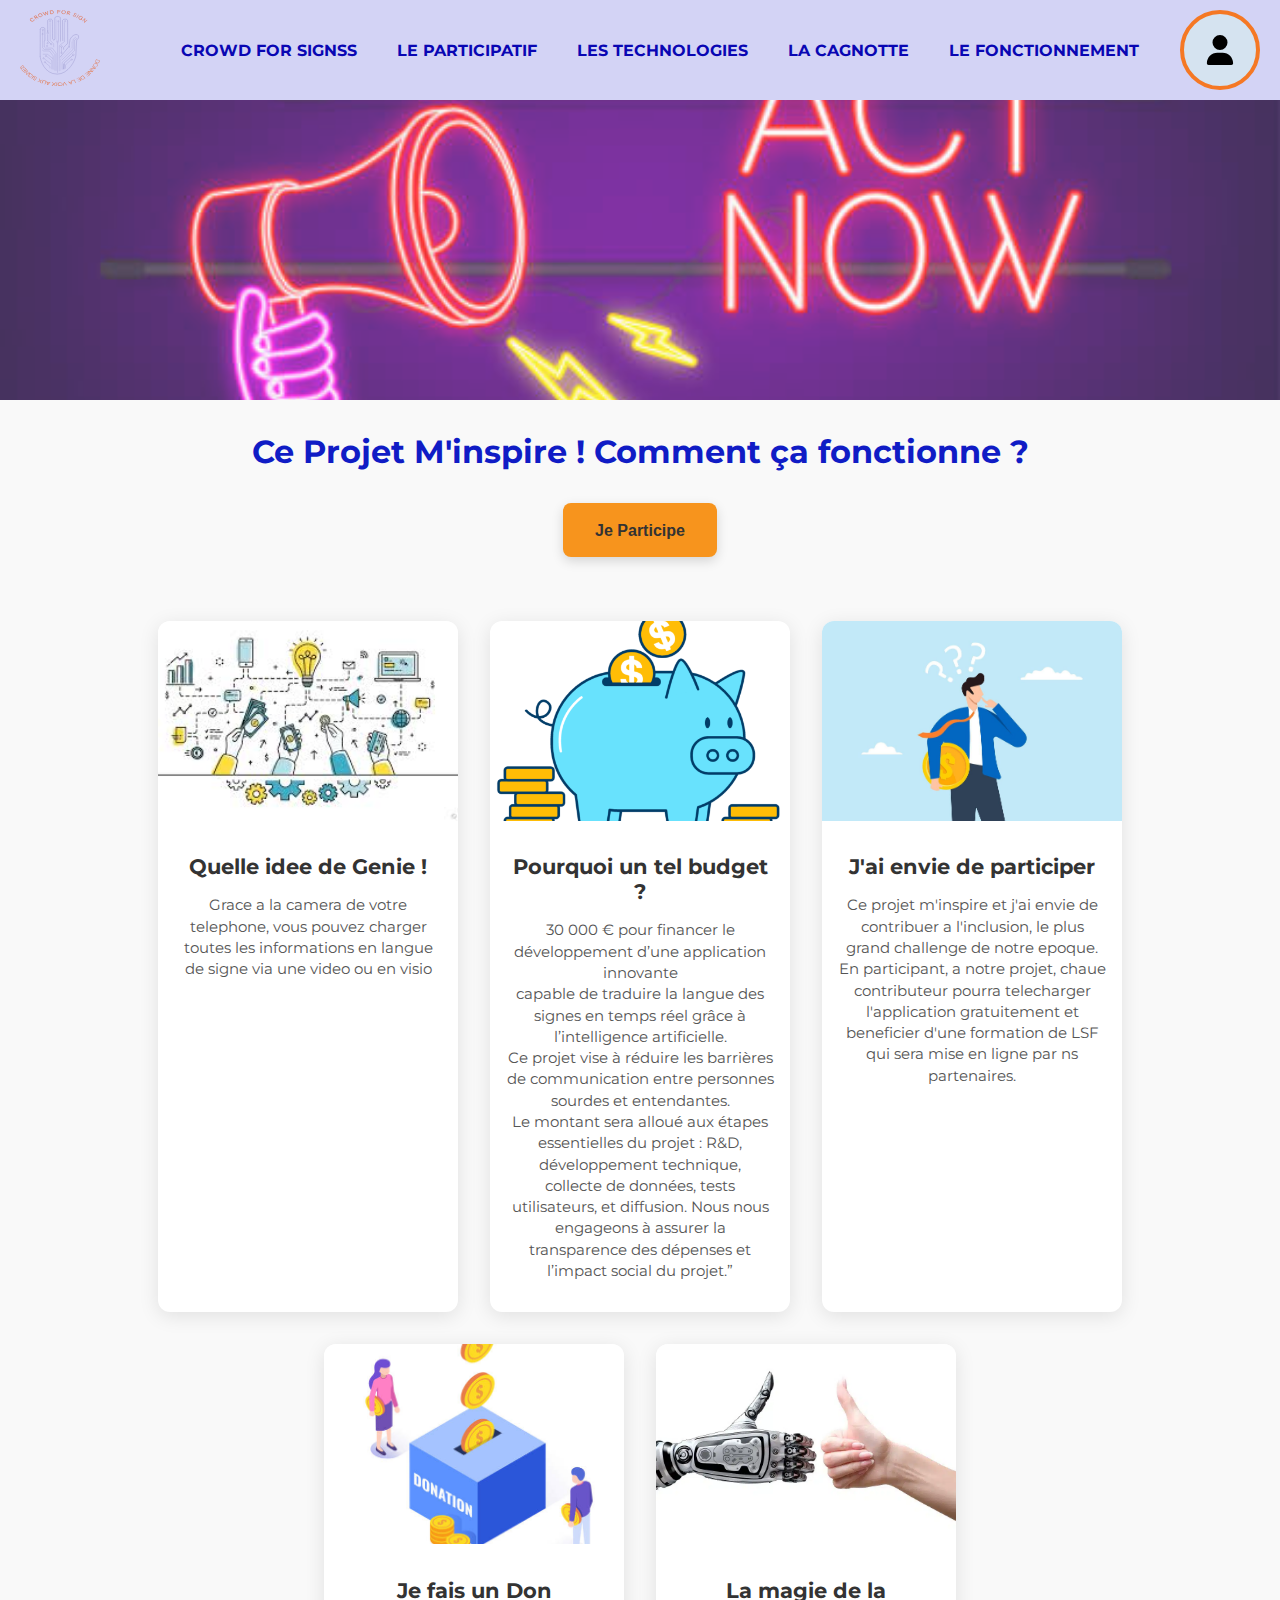
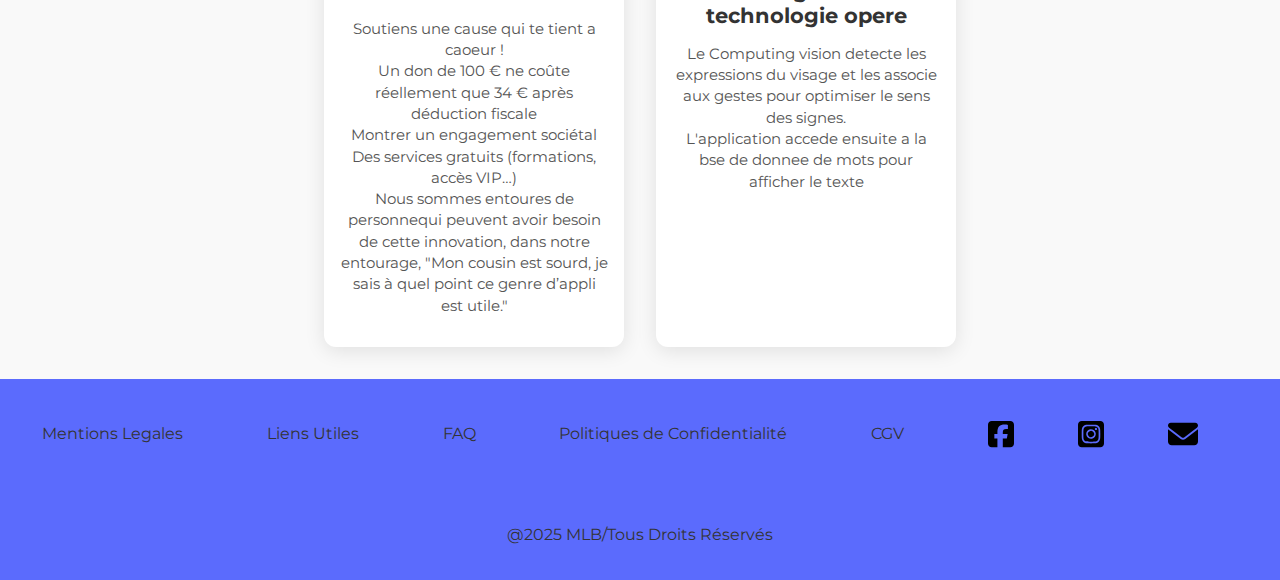
<file: cagnotte.html>
<!DOCTYPE html>
<html lang="en">
<html lang="fr">
<head>
  <meta charset="UTF-8">
  <meta name="viewport" content="width=device-width, initial-scale=1.0">
  <title>Mon Site de Crowdfunding</title>
  <link rel="stylesheet" href="style-cagnotte.css">
  <link rel="stylesheet" href="style-index.css">
  <link href="https://fonts.googleapis.com/css2?family=Montserrat:ital,wght@0,100..900;1,100..900&display=swap" rel="stylesheet">

</head>

<body>
  <header>
    <div class="logo-nav">
      <a class="link" href="index.html">
        <img src="assets/logo-bis.svg" alt="Logo du projet">
      </a>
    </div>
    </div>

    <nav class="nav">
        <ul>
            <li><a class="link" href="index.html">CROWD FOR SIGNSS</a></li>
            <li><a class="link" href="don.html">LE PARTICIPATIF</a></li>
            <li><a class="link" href="techno.html">LES TECHNOLOGIES</a></li>
            <li><a class="link" href="cagnotte.html">LA CAGNOTTE</a></li>
            <li><a class="link" href="fonctionnement.html">LE FONCTIONNEMENT</a></li>         
        </ul>
    </nav>
   <button class="open-modal-btn" onclick="window.location.href='register.html'">
  <img src="assets/user-solid.svg" alt="Icône utilisateur">
</button>

      <!-- </nav> -->

    </header>

  <div class="progress-container">
    <div class="progress-bar" id="progress-bar"></div>
  </div>

        <section class="bloc-call-to-action">
        <img src="assets/actnow.jpg" alt="appel à l'action">
      </section>
      <div class="titre-texte">
    <h2>Ce Projet M'inspire ! Comment ça fonctionne ?</h2>
  <div class="box-btn">
      <button class="button"><a href="form.html">Je Participe </a></button>
      </div>
    </div>
    </div>
    </div>
   

<section class="grid-cards2">
  <div class="card2">
    <img src="assets/cagnotte4.jpeg" alt="Image 1">
    <div class="card-text2">
      <h2>Quelle idee de Genie !</h2>
      <p>Grace a la camera de votre telephone, vous pouvez charger toutes les informations en langue de signe via une video ou en visio</p>
    </div>
  </div>

  <div class="card2">
    <img src="assets/piggy-bank-illustration-1024x759-oxpu4va2.png" alt="Image 2">
    <div class="card-text2">
      <h2>Pourquoi un tel budget ?</h2>
      <p>30 000 € pour financer le développement d’une application innovante <br>
        capable de traduire la langue des signes en temps réel grâce à l’intelligence artificielle. <br>
        Ce projet vise à réduire les barrières de communication entre personnes sourdes et entendantes. <br>
        Le montant sera alloué aux étapes essentielles du projet : R&D, développement technique, <br>
        collecte de données, tests utilisateurs, et diffusion. Nous nous engageons à assurer la transparence des dépenses et l’impact social du projet.”</p>
    </div>
  </div>

  <div class="card2">
    <img src="assets/invest-img.jpg" alt="Image 3">
    <div class="card-text2">
      <h2>J'ai envie de participer</h2>
      <p>Ce projet m'inspire et j'ai envie de contribuer a l'inclusion, le plus grand challenge de notre epoque.<br>
      En participant, a notre projet, chaue contributeur pourra telecharger l'application gratuitement et beneficier d'une formation de LSF <br>
      qui sera mise en ligne par ns partenaires. </p>
    </div>
  </div>

  <div class="card2">
    <img src="assets/cagnot-img.jpg" alt="Image 4">
    <div class="card-tex2">
      <h2>Je fais un Don</h2>
      <p>Soutiens une cause qui te tient a caoeur !<br>
     Un don de 100 € ne coûte réellement que 34 € après déduction fiscale<br>Montrer un engagement sociétal<br>Des services gratuits (formations, accès VIP…)<br>
    Nous sommes entoures de personnequi peuvent avoir besoin de cette innovation, dans notre entourage, "Mon cousin est sourd, je sais à quel point ce genre d’appli est utile."</p>
    </div>
  </div>

       <div class="card2">
    <img src="assets/pouces bionics.webp" alt="Image 5">
    <div class="card-tex2">
      <h2>La magie de la technologie opere</h2>
      <p>Le Computing vision detecte les expressions du visage et les associe aux gestes pour optimiser le sens des signes.<br>
      L'application accede ensuite a la bse de donnee de mots pour afficher le texte</p>
    </div>
  </div>
</section>

 


    <footer>
        <div class="mentions-legales">
            <a class="link" href="mentions-leg.html">Mentions Legales</a>
        </div>

        <div class="liens-utiles">
            <a class="link" href="liens.html">Liens Utiles</a>
        </div>
        <div class="faq">
            <a class="link" href="faq.html">FAQ</a>
        </div>

        <div class="confidentialite">
            <a class="link" href="confidentialite.html">Politiques de Confidentialité</a>
        </div>

        <div class="cgv">
            <a class="link" href="cgv.html">CGV</a>
        </div>
        
        <div class="social-media">
        <div class="rs-facebook-bloc">
            <img src="assets/square-facebook-brands.svg" alt="facebook">
            <a href="https://www.facebook.com/" target="_blank"></a>
        </div>

        <div class="rs-insta-bloc">
            <img src="assets/square-instagram-brands.svg" alt="instagram">
            <a href="https://www.instagram.com/" target="_blank"></a>
        </div>

        <div class="contact-line1">
            <img src="assets/envelope-solid.svg" alt="email">
            <a href="mailto:contact@crowdforsign.fr"></a>

        </div>
        </div>
        <p>@2025 MLB/Tous Droits Réservés</p>
    </footer>
    
</body>
</html>
</file>
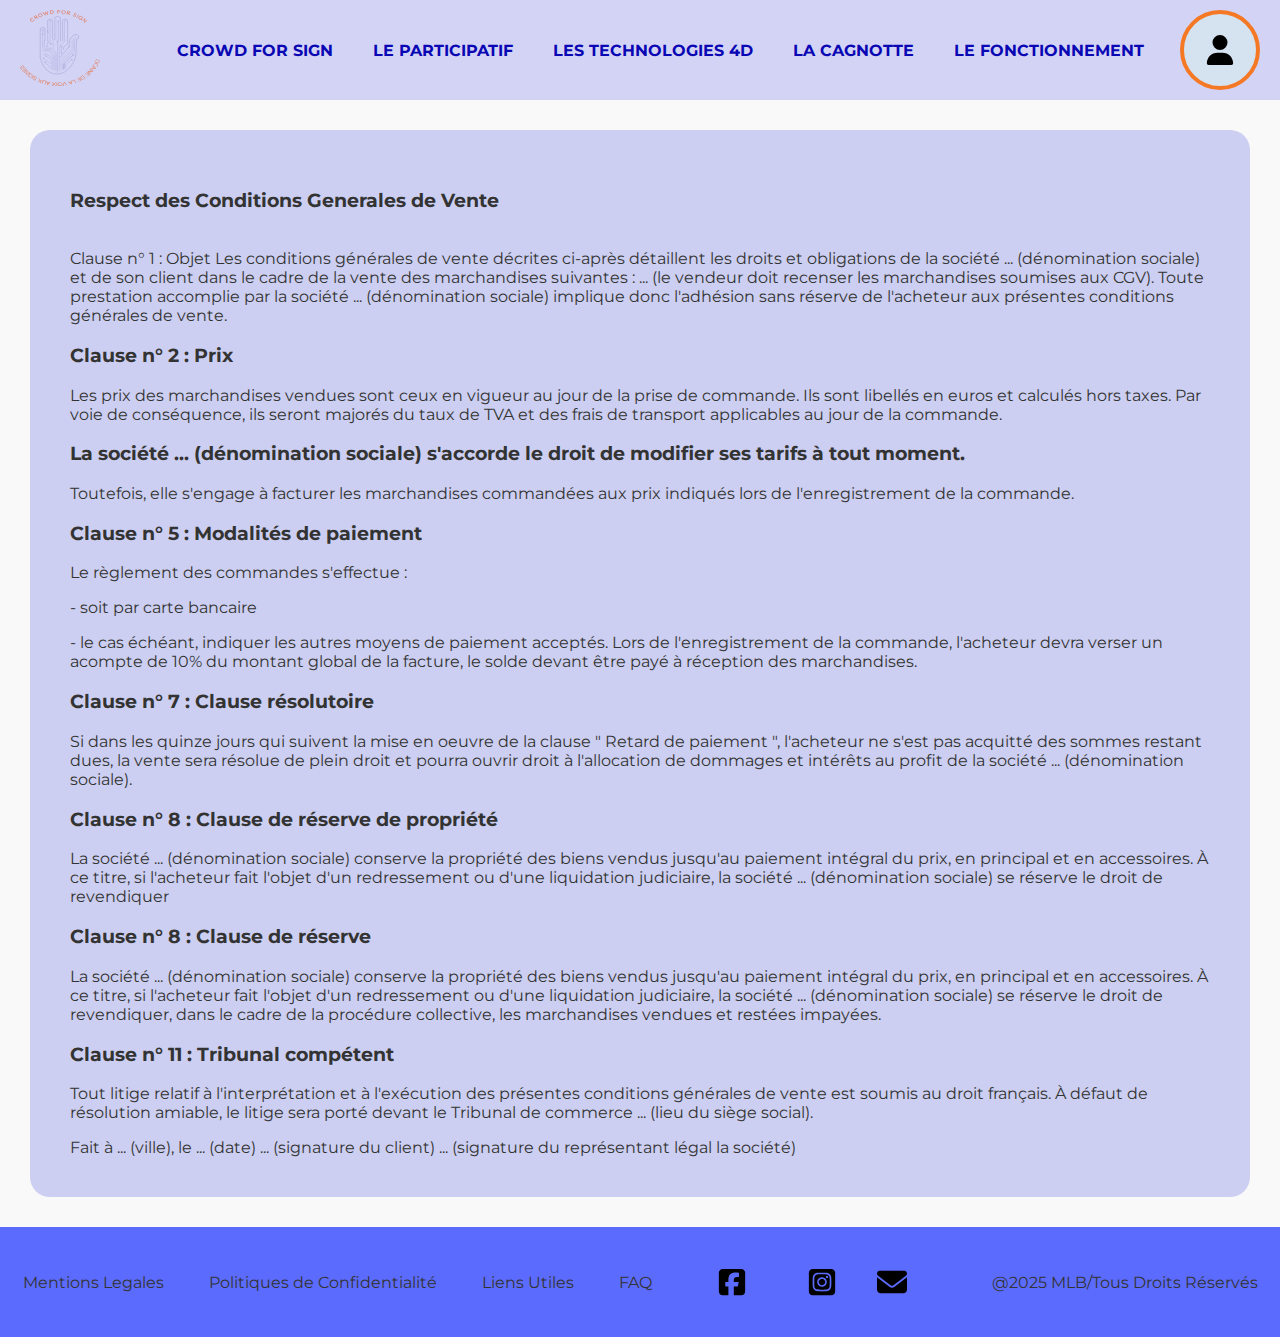
<file: cgv.html>
<!DOCTYPE html>
<html lang="en">
<head>
    <meta charset="UTF-8">
    <meta name="viewport" content="width=device-width, initial-scale=1.0">
    <title>CGV</title>

    <link rel="stylesheet" href="style-index.css">
</head>
<body>
       <header>
    <div class="logo-nav">
      <a class="link" href="index.html">
        <img src="assets/logo-bis.svg" alt="Logo du projet">
      </a>
    </div>
    </div>

    <nav class="nav">
     <ul>
            <li><a class="link" href="index.html">CROWD FOR SIGN</a></li>
            <li><a class="link" href="don.html">LE PARTICIPATIF</a></li>
            <li><a class="link" href="techno.html">LES TECHNOLOGIES 4D</a></li>
            <li><a class="link" href="cagnotte.html">LA CAGNOTTE</a></li>
            <li><a class="link" href="fonctionnement.html">LE FONCTIONNEMENT</a></li>         
        </ul>
    </nav>

    <button class="open-modal-btn">
      <img src="assets/user-solid.svg" alt="Icône utilisateur"> 
    </button>
  </header>


    <section class="cgv-bloc">
        <div class="cgv-text">
            <h3>Respect des Conditions Generales de Vente</h3>
            <h3></h3>Clause n° 1 : Objet</h3>
                Les conditions générales de vente décrites ci-après détaillent les droits et obligations de la
                société ... (dénomination sociale) et de son client dans le cadre de la vente des marchandises
                suivantes : ... (le vendeur doit recenser les marchandises soumises aux CGV).
                Toute prestation accomplie par la société ... (dénomination sociale) implique donc l'adhésion
                sans réserve de l'acheteur aux présentes conditions générales de vente.
           <h3>Clause n° 2 : Prix</h3>
                Les prix des marchandises vendues sont ceux en vigueur au jour de la prise de commande. Ils
                sont libellés en euros et calculés hors taxes. Par voie de conséquence, ils seront majorés du
                taux de TVA et des frais de transport applicables au jour de la commande.</p>
          <h3>La société ... (dénomination sociale) s'accorde le droit de modifier ses tarifs à tout moment.</h3>
                Toutefois, elle s'engage à facturer les marchandises commandées aux prix indiqués lors de
                l'enregistrement de la commande.
                
             
           <h3>Clause n° 5 : Modalités de paiement</h3>
                Le règlement des commandes s'effectue :

<p> - soit par carte bancaire</p> <p> - le cas échéant, indiquer les autres moyens de paiement acceptés.
Lors de l'enregistrement de la commande, l'acheteur devra verser un acompte de 10% du
montant global de la facture, le solde devant être payé à réception des marchandises.</p>

               

<h3>Clause n° 7 : Clause résolutoire</h3>
Si dans les quinze jours qui suivent la mise en oeuvre de la clause " Retard de paiement ",
l'acheteur ne s'est pas acquitté des sommes restant dues, la vente sera résolue de plein droit et
pourra ouvrir droit à l'allocation de dommages et intérêts au profit de la société ...
(dénomination sociale).</p>
<h3>Clause n° 8 : Clause de réserve de propriété</h3>
<p>La société ... (dénomination sociale) conserve la propriété des biens vendus jusqu'au paiement
intégral du prix, en principal et en accessoires. À ce titre, si l'acheteur fait l'objet d'un
redressement ou d'une liquidation judiciaire, la société ... (dénomination sociale) se réserve le
droit de revendiquer</p> 
<h3>Clause n° 8 : Clause de réserve</h3>
<p>La société ... (dénomination sociale) conserve la propriété des biens vendus jusqu'au paiement
intégral du prix, en principal et en accessoires. À ce titre, si l'acheteur fait l'objet d'un
redressement ou d'une liquidation judiciaire, la société ... (dénomination sociale) se réserve le
droit de revendiquer, dans le cadre de la procédure collective, les marchandises vendues et
restées impayées. </p>
<h3>Clause n° 11 : Tribunal compétent</h3>
<p>Tout litige relatif à l'interprétation et à l'exécution des présentes conditions générales de vente
est soumis au droit français.
À défaut de résolution amiable, le litige sera porté devant le Tribunal de commerce ... (lieu du
siège social).</p>
Fait à ... (ville), le ... (date)
... (signature du client)
... (signature du représentant légal la société)

        </div>
    </section>
</section>
    
    

</body>
<footer>
    <div class="mentions-legales">
        <a class="link" href="mentions-leg.html">Mentions Legales</a>
    </div>

<div class="confidentialite">
    <a class="link" href="confidentialite.html">Politiques de Confidentialité</a>
</div>
    <div class="liens-utiles">
        <a class="link" href="liens">Liens Utiles</a>
    </div>
    <div class="faq">
        <a class="link" href="faq">FAQ</a>
    </div>


    <div class="social-media">
    <div class="rs-facebook-bloc">
        <a href="https://www.facebook.com/" target="_blank">
          <img src="assets/square-facebook-brands.svg" alt="Facebook">
        </a>
      </div>


<div class="rs-insta-bloc">
    
    <a href="https://www.instagram.com/" target="_blank">
    <img src="assets/square-instagram-brands.svg" alt="instagram"></a>
</div>

<div class="contact-line1">
 <img src="assets/envelope-solid.svg" alt="email">
 <a href="mailto:contact@crowdforsign.fr"></a>
</div>

 </div>

 <p>@2025 MLB/Tous Droits Réservés</p>
</footer>


</body>

</html>
</file>
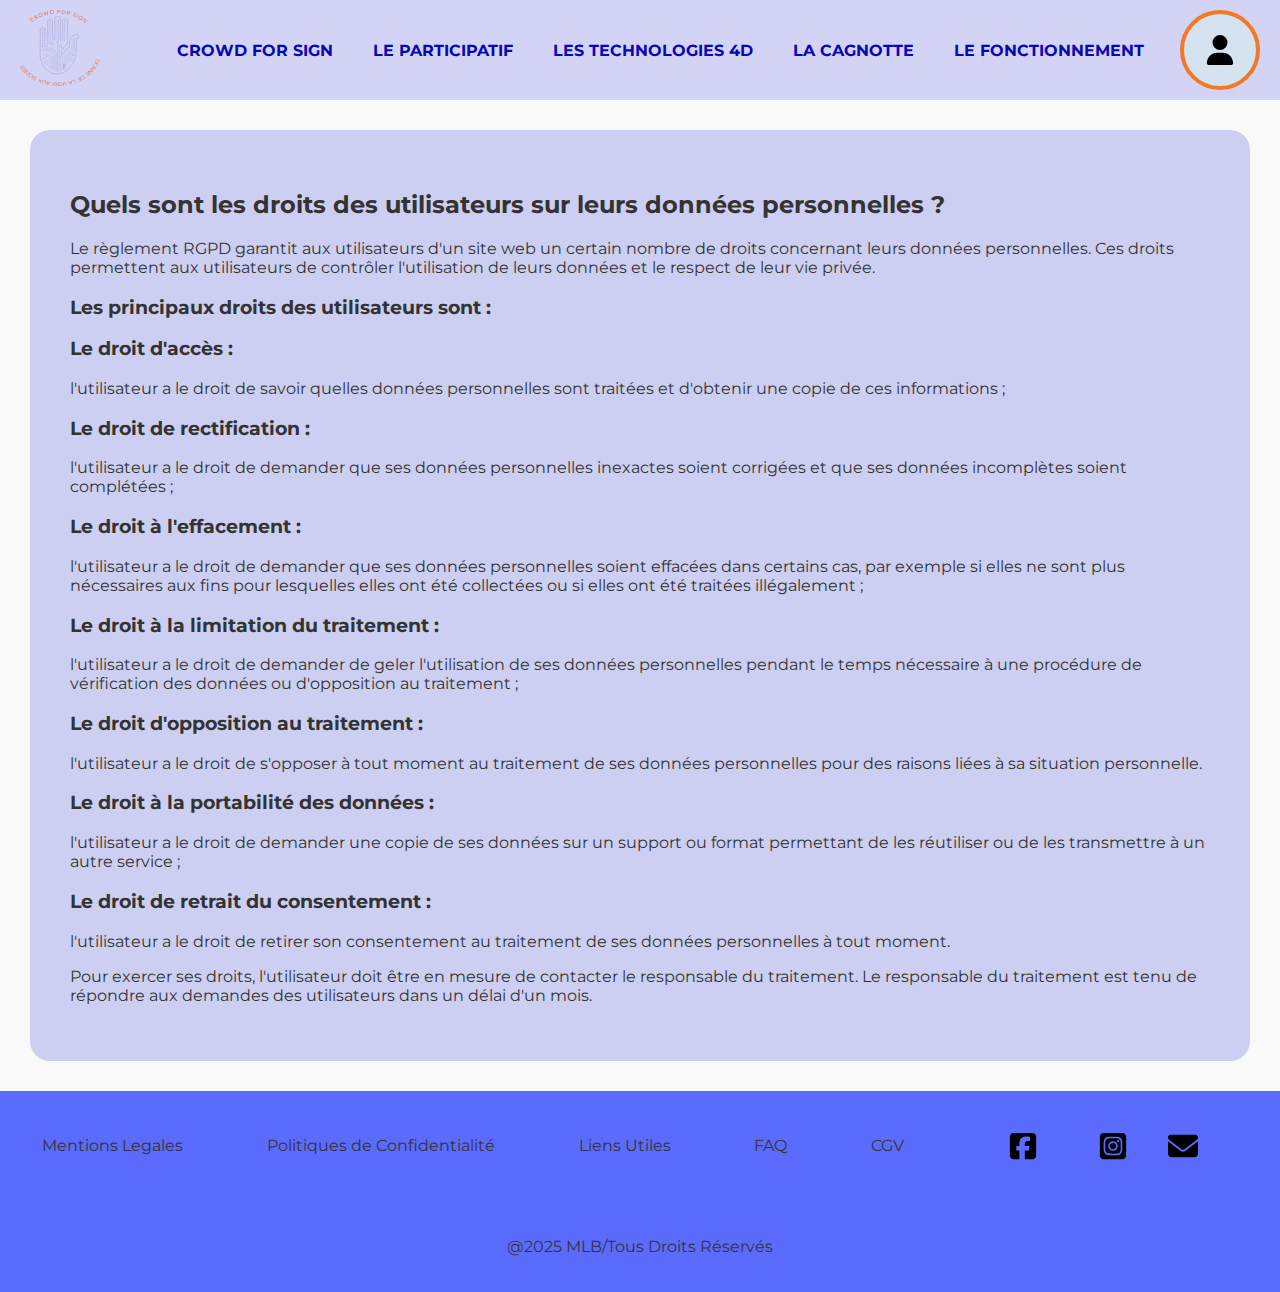
<file: confidentialite.html>
<!DOCTYPE html>
<html lang="en">
<head>
    <meta charset="UTF-8">
    <meta name="viewport" content="width=device-width, initial-scale=1.0">
    <title>Confidentialité</title>
    <link rel="reset" href="reset.css">
    <link rel="stylesheet" href="style-index.css">
</head>
<body>
     <header>
    <div class="logo-nav">
      <a class="link" href="index.html">
        <img src="assets/logo-bis.svg" alt="Logo du projet">
      </a>
    </div>
    </div>

    <nav class="nav">
     <ul>
            <li><a class="link" href="index.html">CROWD FOR SIGN</a></li>
            <li><a class="link" href="don.html">LE PARTICIPATIF</a></li>
            <li><a class="link" href="techno.html">LES TECHNOLOGIES 4D</a></li>
            <li><a class="link" href="cagnotte.html">LA CAGNOTTE</a></li>
            <li><a class="link" href="fonctionnement.html">LE FONCTIONNEMENT</a></li>         
        </ul>
    </nav>

    <button class="open-modal-btn">
      <img src="assets/user-solid.svg" alt="Icône utilisateur"> 
    </button>
  </header>

        <section class="main">
        <section class="politique-de-confidentialite">
            <div class="obligations-text">
                <h2>Quels sont les droits des utilisateurs sur leurs données personnelles ?</h2>
                <p>Le règlement RGPD garantit aux utilisateurs d'un site web un certain nombre de droits concernant leurs données personnelles. Ces droits permettent aux utilisateurs de contrôler l'utilisation de leurs données et le respect de leur vie privée.

                    <h3>Les principaux droits des utilisateurs sont :</h3>
                    
                    <h3>Le droit d'accès : </h3>l'utilisateur a le droit de savoir quelles données personnelles sont traitées et d'obtenir une copie de ces informations ;
                    <h3>Le droit de rectification :</h3> l'utilisateur a le droit de demander que ses données personnelles inexactes soient corrigées et que ses données incomplètes soient complétées ;</p>
                    <h3>Le droit à l'effacement : </h3>l'utilisateur a le droit de demander que ses données personnelles soient effacées dans certains cas, par exemple si elles ne sont plus nécessaires aux fins pour lesquelles elles ont été collectées ou si elles ont été traitées illégalement ;</p>
                    <h3>Le droit à la limitation du traitement :</h3> l'utilisateur a le droit de demander de geler l'utilisation de ses données personnelles pendant le temps nécessaire à une procédure de vérification des données ou d'opposition au traitement ;
                    <h3>Le droit d'opposition au traitement :</h3> l'utilisateur a le droit de s'opposer à tout moment au traitement de ses données personnelles pour des raisons liées à sa situation personnelle.</p>
                    <h3>Le droit à la portabilité des données :</h3> l'utilisateur a le droit de demander une copie de ses données sur un support ou format permettant de les réutiliser ou de les transmettre à un autre service ;</p>
                    <h3>Le droit de retrait du consentement :</h3> l'utilisateur a le droit de retirer son consentement au traitement de ses données personnelles à tout moment.</p>
                    <p>Pour exercer ses droits, l'utilisateur doit être en mesure de contacter le responsable du traitement. Le responsable du traitement est tenu de répondre aux demandes des utilisateurs dans un délai d'un mois.</p>
            </div>
        </section>
    </section>
        <footer>
          <div class="mentions-legales">
              <a class="link" href="mention-leg.html">Mentions Legales</a>
          </div>
      
      <div class="confidentialite">
          <a class="link" href="confidentialite.html">Politiques de Confidentialité</a>
      </div>
          <div class="liens-utiles">
              <a class="link" href="liens">Liens Utiles</a>
          </div>
          <div class="faq">
              <a class="link" href="faq">FAQ</a>
          </div>
      
          <div class="cgv">
              <a class="link" href="cgv.html">CGV</a>
          </div>
          
          <div class="social-media">
          <div class="rs-facebook-bloc">
              <a href="https://www.facebook.com/" target="_blank">
                <img src="assets/square-facebook-brands.svg" alt="Facebook">
              </a>
            </div>
      
      
      <div class="rs-insta-bloc">
          
          <a href="https://www.instagram.com/" target="_blank">
          <img src="assets/square-instagram-brands.svg" alt="instagram"></a>
      </div>
      
      <div class="contact-line1">
       <img src="assets/envelope-solid.svg" alt="email">
       <a href="mailto:contact@crowdforsign.fr"></a>
      </div>
       </div>
      
       <p>@2025 MLB/Tous Droits Réservés</p>
      </footer>
      
    
</body>
</html>
</file>
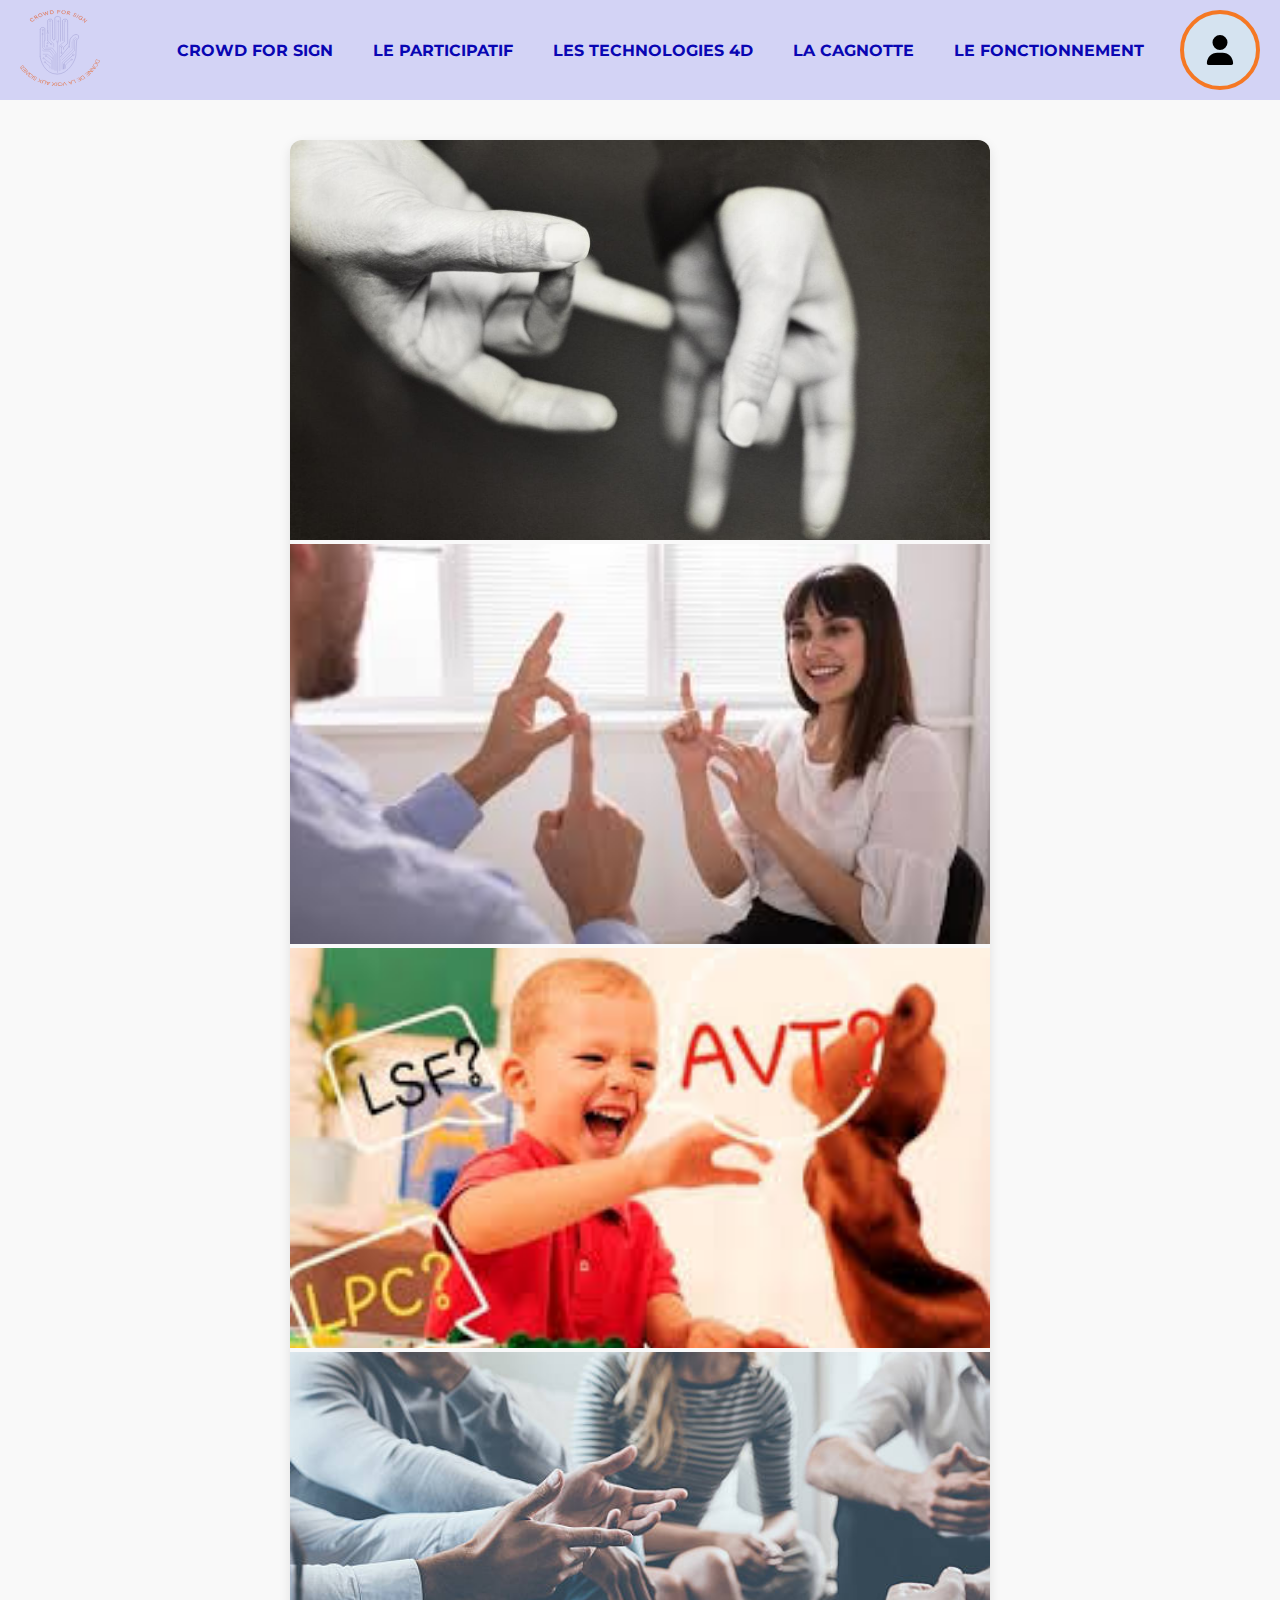
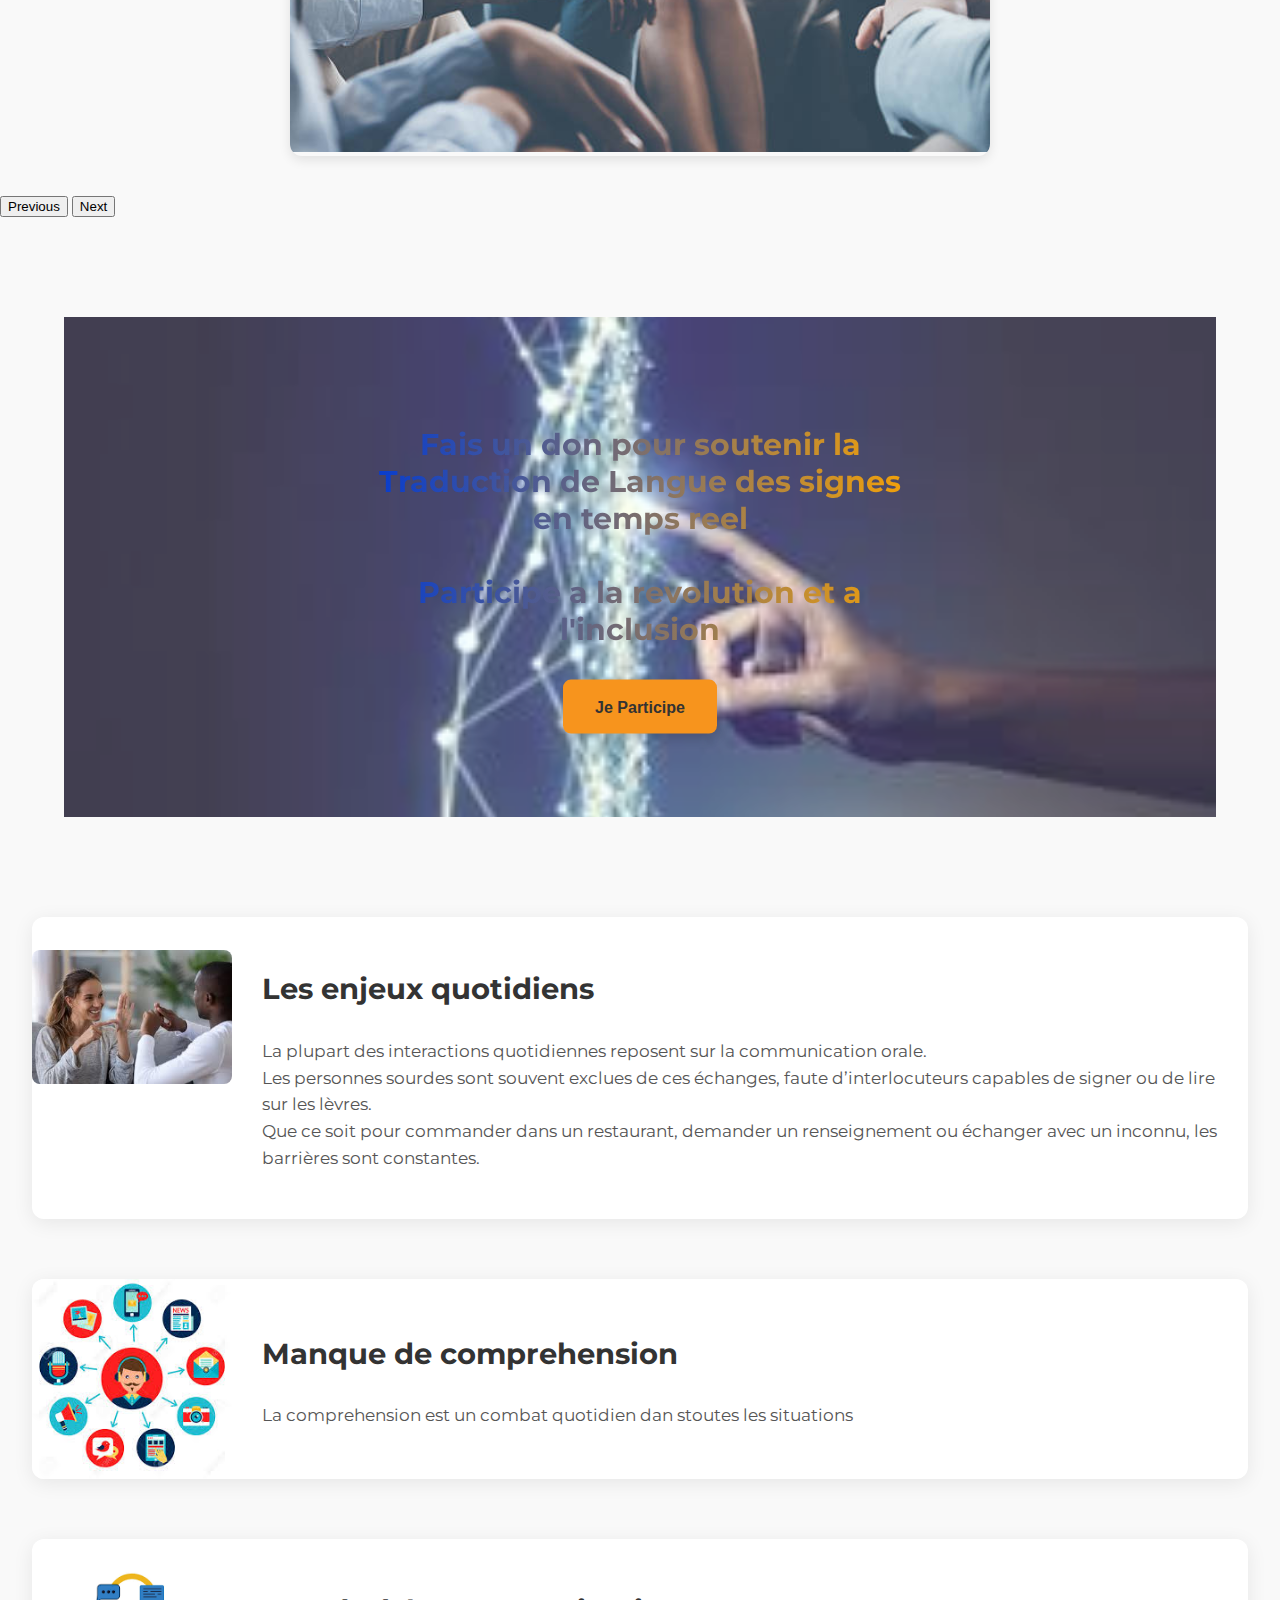
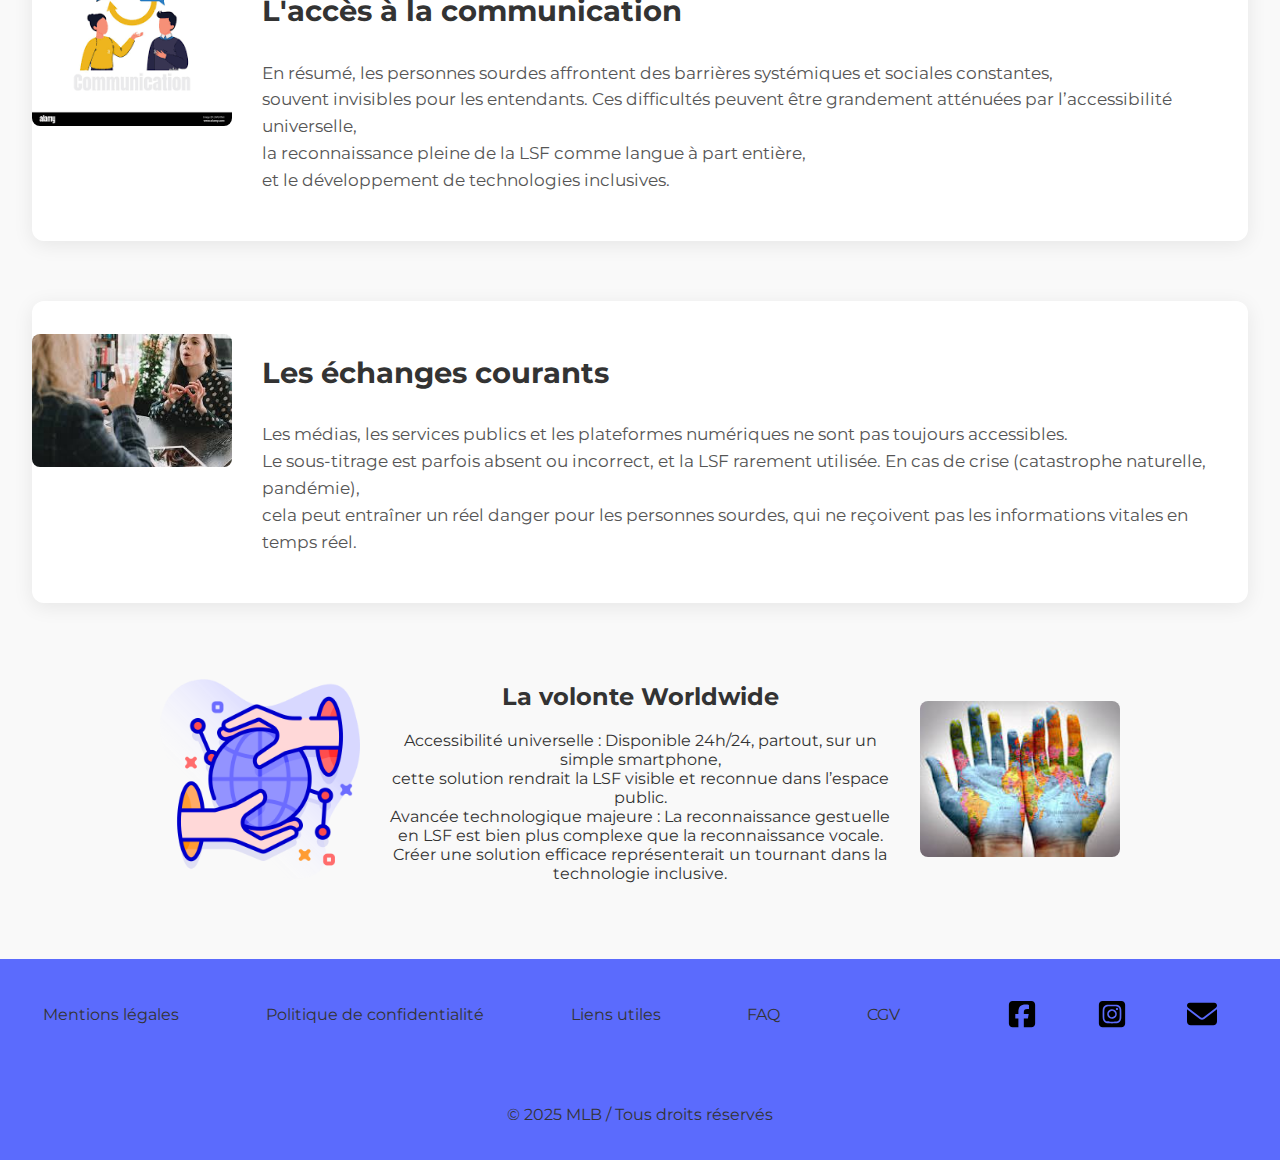
<file: don.html>
<!DOCTYPE html>
<html lang="fr">
<head>
  <meta charset="UTF-8">
  <meta name="viewport" content="width=device-width, initial-scale=1.0">
<link href="https://fonts.googleapis.com/css2?family=Montserrat:ital,wght@0,100..900;1,100..900&display=swap" rel="stylesheet">
  <title>Site Participatif LSF</title>
   <link rel="stylesheet" href="style-index.css">
  <link rel="stylesheet" href="style-don.css">
  <link href="https://cdn.jsdelivr.net/npm/bootstrap@5.1.3/dist/css/bootstrap.min.css" 
  rel="stylesheet" integrity="sha384-+0n0gS/1tbOe9J+qbbh6ogRZV9tF78E5TFOz9PMSx7V2w5l+iSqbJrVfjXFCWS+J" crossorigin="anonymous">
</head>

<body>
  <header>
    <div class="logo-nav">
      <a class="link" href="don.html">
        <img src="assets/logo-bis.svg" alt="Logo du projet">
      </a>
    </div>

    <nav class="nav">
     <ul>
            <li><a class="link" href="index.html">CROWD FOR SIGN</a></li>
            <li><a class="link" href="don.html">LE PARTICIPATIF</a></li>
            <li><a class="link" href="techno.html">LES TECHNOLOGIES 4D</a></li>
            <li><a class="link" href="cagnotte.html">LA CAGNOTTE</a></li>
            <li><a class="link" href="fonctionnement.html">LE FONCTIONNEMENT</a></li>         
        </ul>
    </nav>

<!--menu burger invisible en desk-->
    <div class="header_burger" id="burger">
  <svg xmlns="http://www.w3.org/2000/svg" fill="none" viewBox="0 0 24 24" stroke-width="1.5" stroke="currentColor" class="size-6">
  <path stroke-linecap="round" stroke-linejoin="round" d="M3.75 5.25h16.5m-16.5 4.5h16.5m-16.5 4.5h16.5m-16.5 4.5h16.5" />
  </svg>
     <ul class="nav-link">
            <li><a href="link" href="techno.html">Technologies</a></li>
            <li><a href="link" href="fonctionnement.html">Fonctionnement</a></li>
            <li><a href="cagnotte.html">Cagnotte</a></li>
            <li><a href="link" href="register.html">Creer un compte</a></li>
            <li><a href="form.html">Je Partcipe</a></li>
        </ul>
</div>

   <button class="open-modal-btn">
  <img src="assets/user-solid.svg" alt="Icône utilisateur">
</button>

<div class="modal" id="loginModal">
  <div class="modal-content">
    <span class="close-btn">&times;</span>
    <h2>Connexion</h2>
    <form>
      <label for="username">Nom d'utilisateur</label>
      <input type="text" id="username" name="username">

      <label for="password">Mot de passe</label>
      <input type="password" id="password" name="password">

      <button type="submit">Se connecter</button>
    </form>
  </div>
</div>
  </header>


  <div class="container">
  <div class="row">
    <div class="col-md-6 mx-auto">
      
        <div id="carouselExample" class="carousel slide" data-bs-ride="carousel" data-bs-interval="3000">

        <div class="carousel-inner">
          <div class="carousel-item active">
              <img src="assets/langue des signes francaise.jpg" class="d-block w-100" alt="Image voiture">
          
          </div>
          <div class="carousel-item">
              <img src="assets/image2.jpeg" class="d-block w-100" alt="Image technicien bis">
           
          </div>
          <div class="carousel-item">
              <img src="assets/image3.jpeg" class="d-block w-100" alt="Image technicien">
       
          </div>
        
          <div class="carousel-item">
              <img src="assets/istockphoto-541975802-612x612.jpg" class="d-block w-100" alt="Image technicien bis">
           
          </div>
        </div>
        </div>

        <!-- Controls -->
        <button class="carousel-control-prev" type="button" data-bs-target="#carouselExample" data-bs-slide="prev">
          
          <span class="visually-hidden">Previous</span>
        </button>
        <button class="carousel-control-next" type="button" data-bs-target="#carouselExample" data-bs-slide="next">
          
          <span class="visually-hidden">Next</span>
        </button>
      </div>
    </div>
 

  
 <section class="bloc-principal">
      <img src="assets/fonddigital.jpeg" alt="Femme interagissant avec une interface technologique">

      <div class="text-bloc">
        <h2>Fais un don pour soutenir la Traduction de Langue des signes en temps reel<br>
         <br>Participe a la revolution et a l'inclusion
        </h2>
  
     <div class="box-btn">
      <button class="button"><a href="form.html">Je Participe </a></button>
      </div>
    </div>
  </section>

<div class="cards-container">
  <div class="card-horizontal">
    <div class="card-img">
      <img src="assets/don.jpeg" alt="couple qui signe">
    </div>
    <div class="card-content">
      <h2>Les enjeux quotidiens</h2>
      <p>
        La plupart des interactions quotidiennes reposent sur la communication orale.<br>
        Les personnes sourdes sont souvent exclues de ces échanges, faute d’interlocuteurs capables de signer ou de lire sur les lèvres.<br>
        Que ce soit pour commander dans un restaurant, demander un renseignement ou échanger avec un inconnu, les barrières sont constantes.
      </p>
    </div>
  </div>
</div>


  <div class="cards-container">
  <div class="card-horizontal">
    <div class="card-img">
      <img src="assets/téléchargement.jpeg" alt="">
    </div>
    <div class="card-content">
      <h2>Manque de comprehension</h2>
      <p>La comprehension est un combat quotidien dan stoutes les situations 
       
      </p>
    </div>
  </div>
</div>

<div class="cards-container">
  <div class="card-horizontal">
    <div class="card-img">
      <img src="assets/téléchargement.png" alt="couple qui signe">
    </div>
    <div class="card-content">
      <h2>L'accès à la communication</h2>
      <p>
        En résumé, les personnes sourdes affrontent des barrières systémiques et sociales constantes, <br>
        souvent invisibles pour les entendants. Ces difficultés peuvent être grandement atténuées par l’accessibilité universelle, <br>
        la reconnaissance pleine de la LSF comme langue à part entière, <br>
        et le développement de technologies inclusives.
      </p>
    </div>
  </div>
</div>
  

<div class="cards-container">
  <div class="card-horizontal">
    <div class="card-img">
      <img src="assets/femme+signe.jpeg" alt="couple qui signe">
    </div>
    <div class="card-content">
      <h2>Les échanges courants</h2>
      <p>
        Les médias, les services publics et les plateformes numériques ne sont pas toujours accessibles. <br>
        Le sous-titrage est parfois absent ou incorrect, et la LSF rarement utilisée. En cas de crise (catastrophe naturelle, pandémie), <br>
        cela peut entraîner un réel danger pour les personnes sourdes, qui ne reçoivent pas les informations vitales en temps réel.
      </p>
    </div>
  </div>
</div>
  
<div class="derniere-bloc">
  <div class="card-gauche">
    <div class="card-imgage">
      <img src="assets/hand.png" alt="couple qui signe">
    </div>
    <div class="card-texte-explication">
      <h2>La volonte Worldwide</h2>
      <p>
      Accessibilité universelle : Disponible 24h/24, partout, sur un simple smartphone, <br>
      cette solution rendrait la LSF visible et reconnue dans l’espace public.<br>Avancée technologique majeure : La reconnaissance gestuelle en LSF est bien plus complexe que la reconnaissance vocale. <br>
      Créer une solution efficace représenterait un tournant dans la technologie inclusive.
    </div>
     <div class="card-imgage">
      <img src="assets/mondemains.jpeg" alt="couple qui signe">
    </div>
  </div>
</div>
  
  
</section>
<script src="https://cdnjs.cloudflare.com/ajax/libs/bootstrap/5.1.3/js/bootstrap.bundle.min.js"></script>

<!-- activer le Carousel -->
<script>
  var myCarousel = document.querySelector('#carouselExample');
  var carousel = new bootstrap.Carousel(myCarousel, {
    interval: 3000,
    ride: 'carousel'
  });
</script>
</body>
 
  <footer>
    <div class="mentions-legales">
      <a class="link" href="mention-leg.html">Mentions légales</a>
    </div>
    <div class="confidentialite">
      <a class="link" href="confidentialite.html">Politique de confidentialité</a>
    </div>
    <div class="liens-utiles">
      <a class="link" href="liens.html">Liens utiles</a>
    </div>
    <div class="faq">
      <a class="link" href="faq.html">FAQ</a>
    </div>
    <div class="cgv">
      <a class="link" href="cgv.html">CGV</a>
    </div>

    <div class="social-media">
      <div class="rs-facebook-bloc">
        <a href="https://www.facebook.com/" target="_blank">
          <img src="assets/square-facebook-brands.svg" alt="Facebook"></a>
      </div>

      <div class="rs-insta-bloc">
        <a href="https://www.instagram.com/" target="_blank">
          <img src="assets/square-instagram-brands.svg" alt="Instagram"></a>
      </div>

      <div class="contact-line1">
        <a href="mailto:contact@crowdforsign.fr">
          <img src="assets/envelope-solid.svg" alt="Email"></a>
      </div>
    </div>

    <p>&copy; 2025 MLB / Tous droits réservés</p>
  </footer>
  </html>
</file>
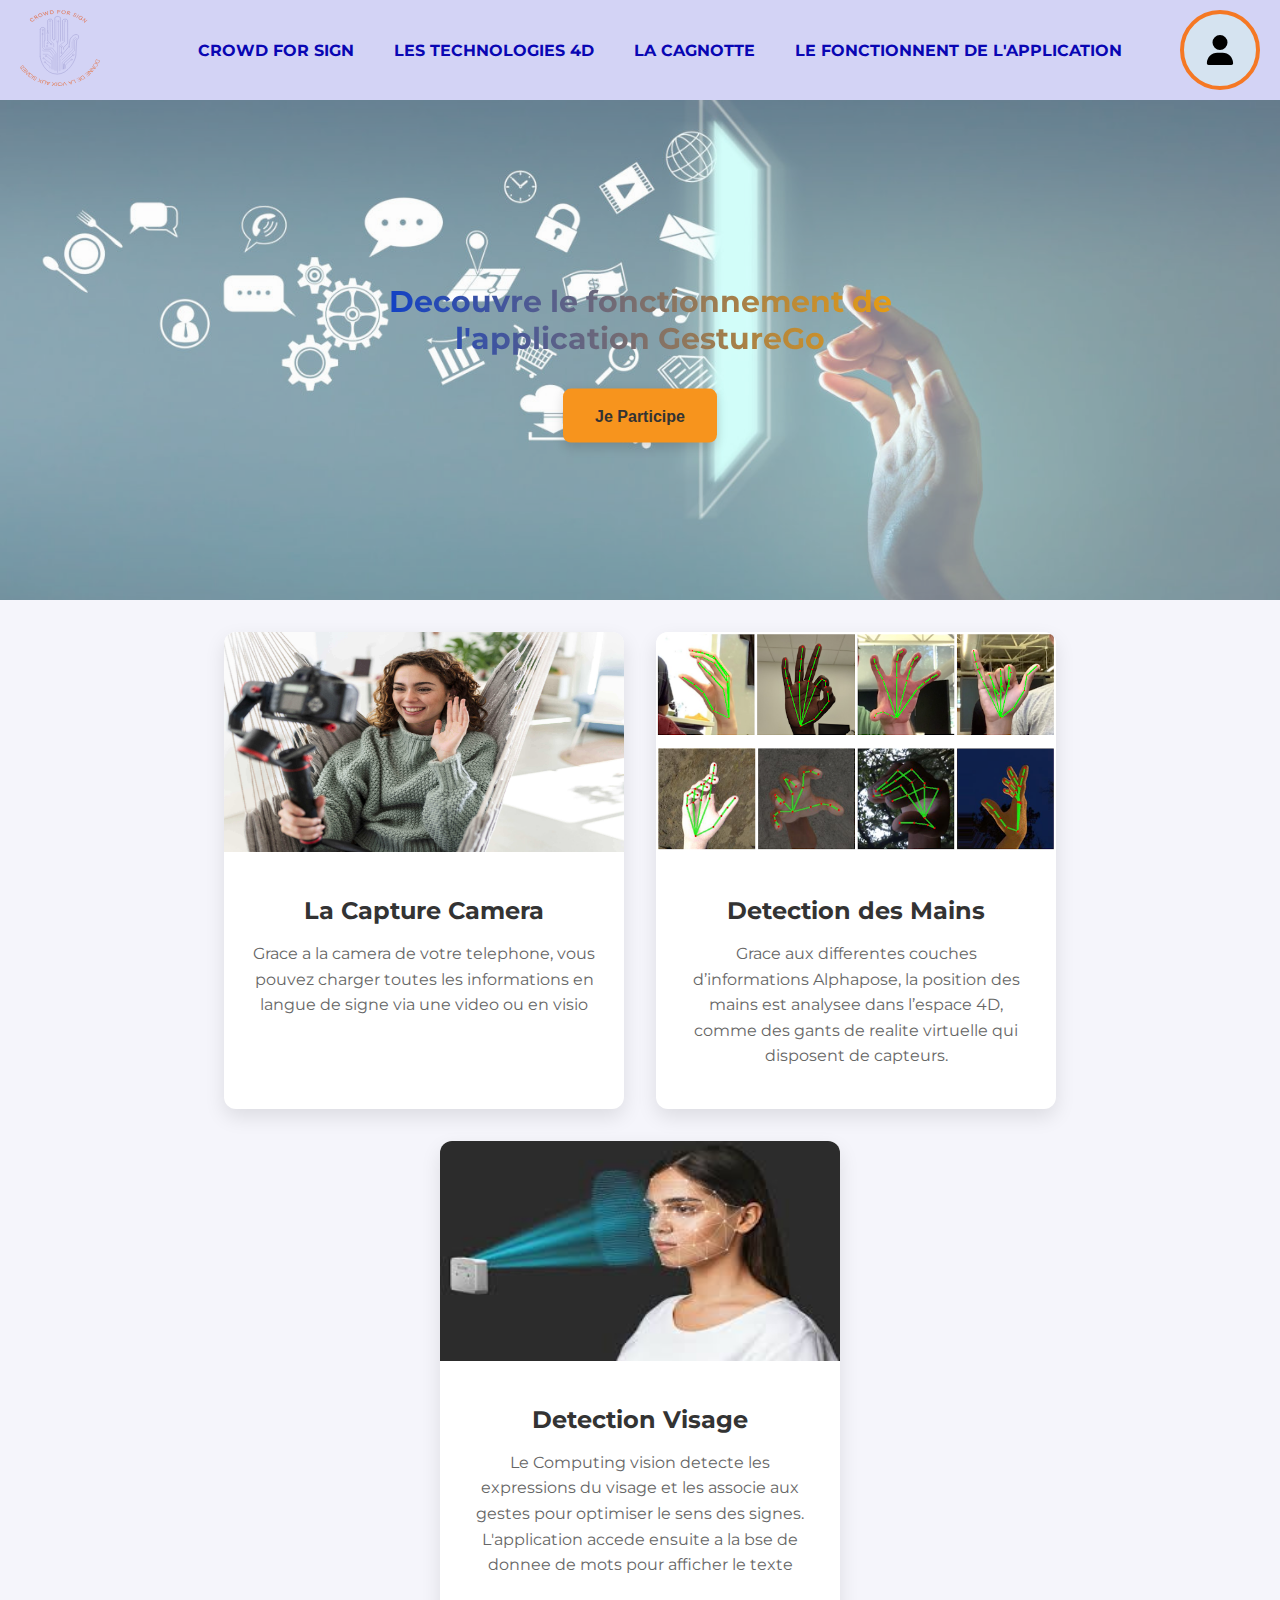
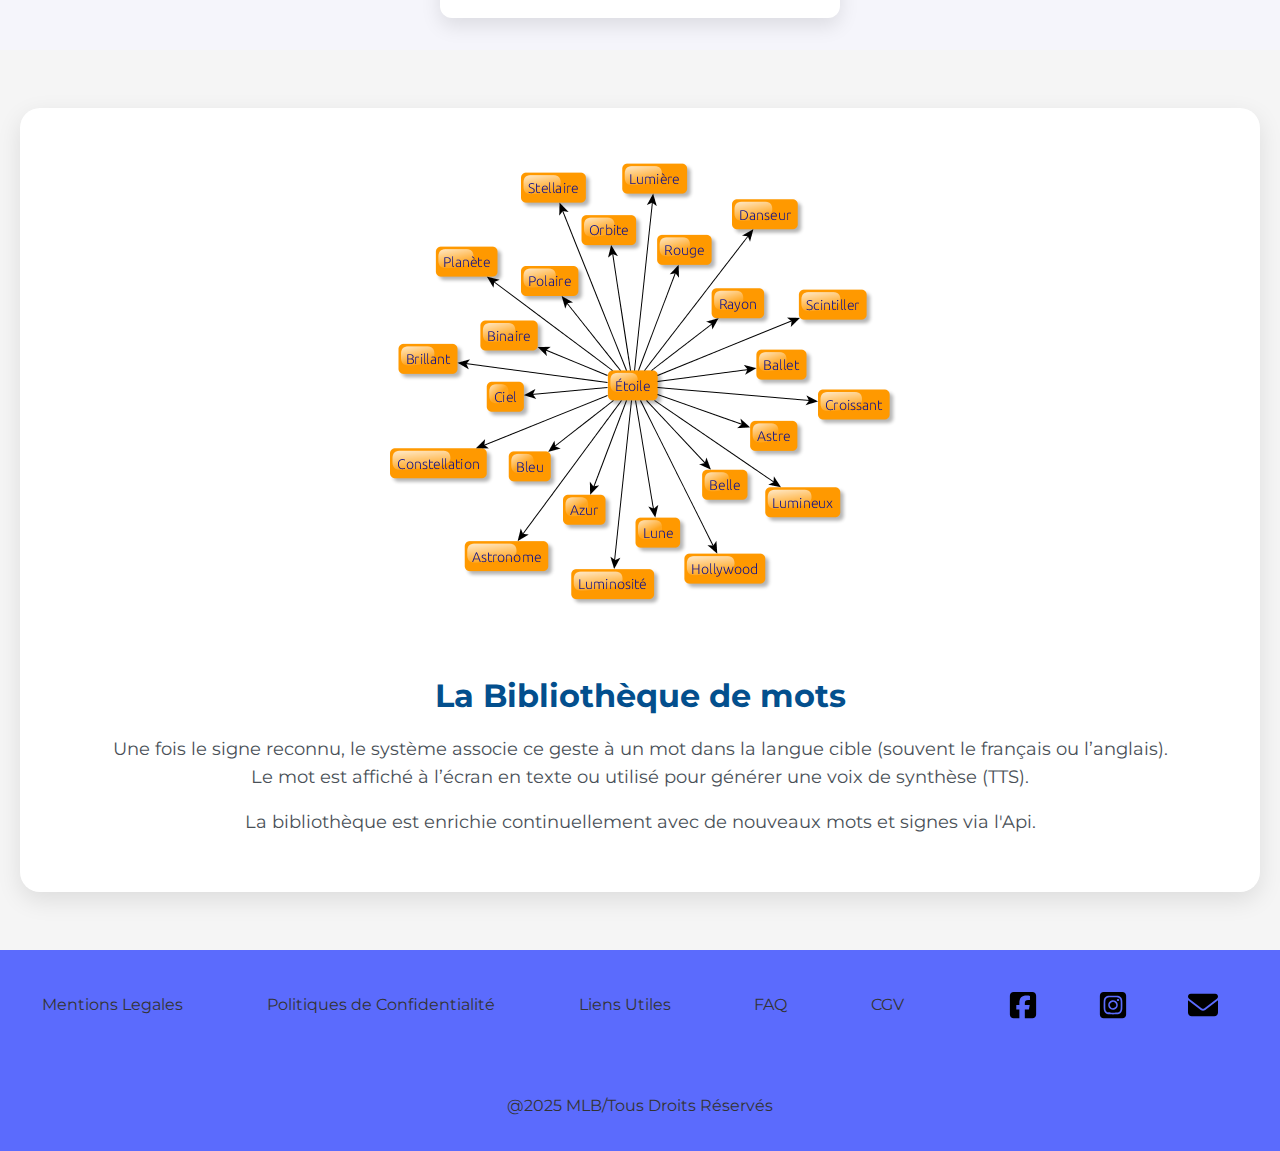
<file: fonctionnement.html>
<!DOCTYPE html>
<html lang="en">
<head>
    <meta charset="UTF-8">
    <meta name="viewport" content="width=device-width, initial-scale=1.0">
    <title>Fonctionnement</title>
    <link rel="stylesheet" href="style-fonctionnement.css">
    <link rel="stylesheet" href="style-index.css">
    <link href="https://fonts.googleapis.com/css2?family=Montserrat:ital,wght@0,100..900;1,100..900&display=swap" rel="stylesheet">

</head>

<body>
   <header>
    <div class="logo-nav">
      <a class="link" href="index.html">
        <img src="assets/logo-bis.svg" alt="Logo du projet">
      </a>
    </div>
    </div>

    <nav class="nav">
     <ul>
            <li><a class="link" href="index.html">CROWD FOR SIGN</a></li>
            <li><a class="link" href="techno.html">LES TECHNOLOGIES 4D</a></li>
            <li><a class="link" href="cagnotte.html">LA CAGNOTTE</a></li>
            <li><a class="link" href="fonctionnement.html">LE FONCTIONNENT DE L'APPLICATION</a></li>         
        </ul>
    </nav>

    <button class="open-modal-btn">
      <img src="assets/user-solid.svg" alt="Icône utilisateur"> 
    </button>
  </header>


 <section class="bloc-principal">
      <img src="assets/transition-digital.jpg" alt="Femme interagissant avec une interface technologique">
      <div class="text-bloc">
        <h2>Decouvre le fonctionnement de l'application GestureGo</h2>     
     <div class="box-btn">
      <button class="button"><a href="form.html">Je Participe </a></button>
      </div>
    </div>
  </section>

<section class="grid-cards">
  <div class="card">
    <img src="assets/femme-camera.jpg" alt="Image 1">
    <div class="card-text">
      <h2>La Capture Camera</h2>
      <p>Grace a la camera de votre telephone, vous pouvez charger toutes les informations en langue de signe via une video ou en visio</p>
    </div>
  </div>

  <div class="card">
    <img src="assets/corpus-hands.png" alt="Image 2">
    <div class="card-text">
      <h2>Detection des Mains</h2>
      <p>Grace aux differentes couches d’informations Alphapose, la position des mains est analysee dans l’espace 4D, <br>
        comme des gants de realite virtuelle qui disposent de capteurs. </p>
    </div>
  </div>

  <div class="card">
    <img src="assets/facdetection.jpeg" alt="Image 3">
    <div class="card-text">
      <h2>Detection Visage</h2>
      <p>Le Computing vision detecte les expressions du visage et les associe aux gestes pour optimiser le sens des signes.<br>
      L'application accede ensuite a la bse de donnee de mots pour afficher le texte</p>
    </div>
  </div>
</section>

<div class="contenu4-wrapper">
  <section class="contenu4">
    <img src="assets/associationtexte.png" alt="Diagramme">
    <div class="association-text">
      <h2>La Bibliothèque de mots</h2>
      <p>
        Une fois le signe reconnu, le système associe ce geste à un mot dans la langue cible
        (souvent le français ou l’anglais).<br>
        Le mot est affiché à l’écran en texte ou utilisé pour générer une voix de synthèse (TTS).
      </p>
      <p>
        La bibliothèque est enrichie continuellement avec de nouveaux mots et signes via l'Api.
      </p>
    </div>
  </section>
</div>

    </body>
    <footer>
    <div class="mentions-legales">
        <a class="link" href="mentions-leg.html">Mentions Legales</a>
    </div>

<div class="confidentialite">
    <a class="link" href="confidentialite.html">Politiques de Confidentialité</a>
</div>
    <div class="liens-utiles">
        <a class="link" href="liens">Liens Utiles</a>
    </div>
    <div class="faq">
        <a class="link" href="faq">FAQ</a>
    </div>

    <div class="cgv">
        <a class="link" href="cgv.html">CGV</a>
    </div>


    <div class="social-media">
    <div class="rs-facebook-bloc">
        <a href="https://www.facebook.com/" target="_blank">
          <img src="assets/square-facebook-brands.svg" alt="Facebook">
        </a>
      </div>


<div class="rs-insta-bloc">
    
    <a href="https://www.instagram.com/" target="_blank">
    <img src="assets/square-instagram-brands.svg" alt="instagram"></a>
</div>

<div class="contact-line1">
    <a href="mailto:contact@crowdforsign.fr" target="_blank">
      <img src="assets/envelope-solid.svg" alt="email">
    </a>
  </div>
</div>

 <p>@2025 MLB/Tous Droits Réservés</p>
</footer>


<script src="https://cdn.jsdelivr.net/npm/bootstrap@5.3.3/dist/js/bootstrap.bundle.min.js"></script>


    
</body>
</html>
</file>
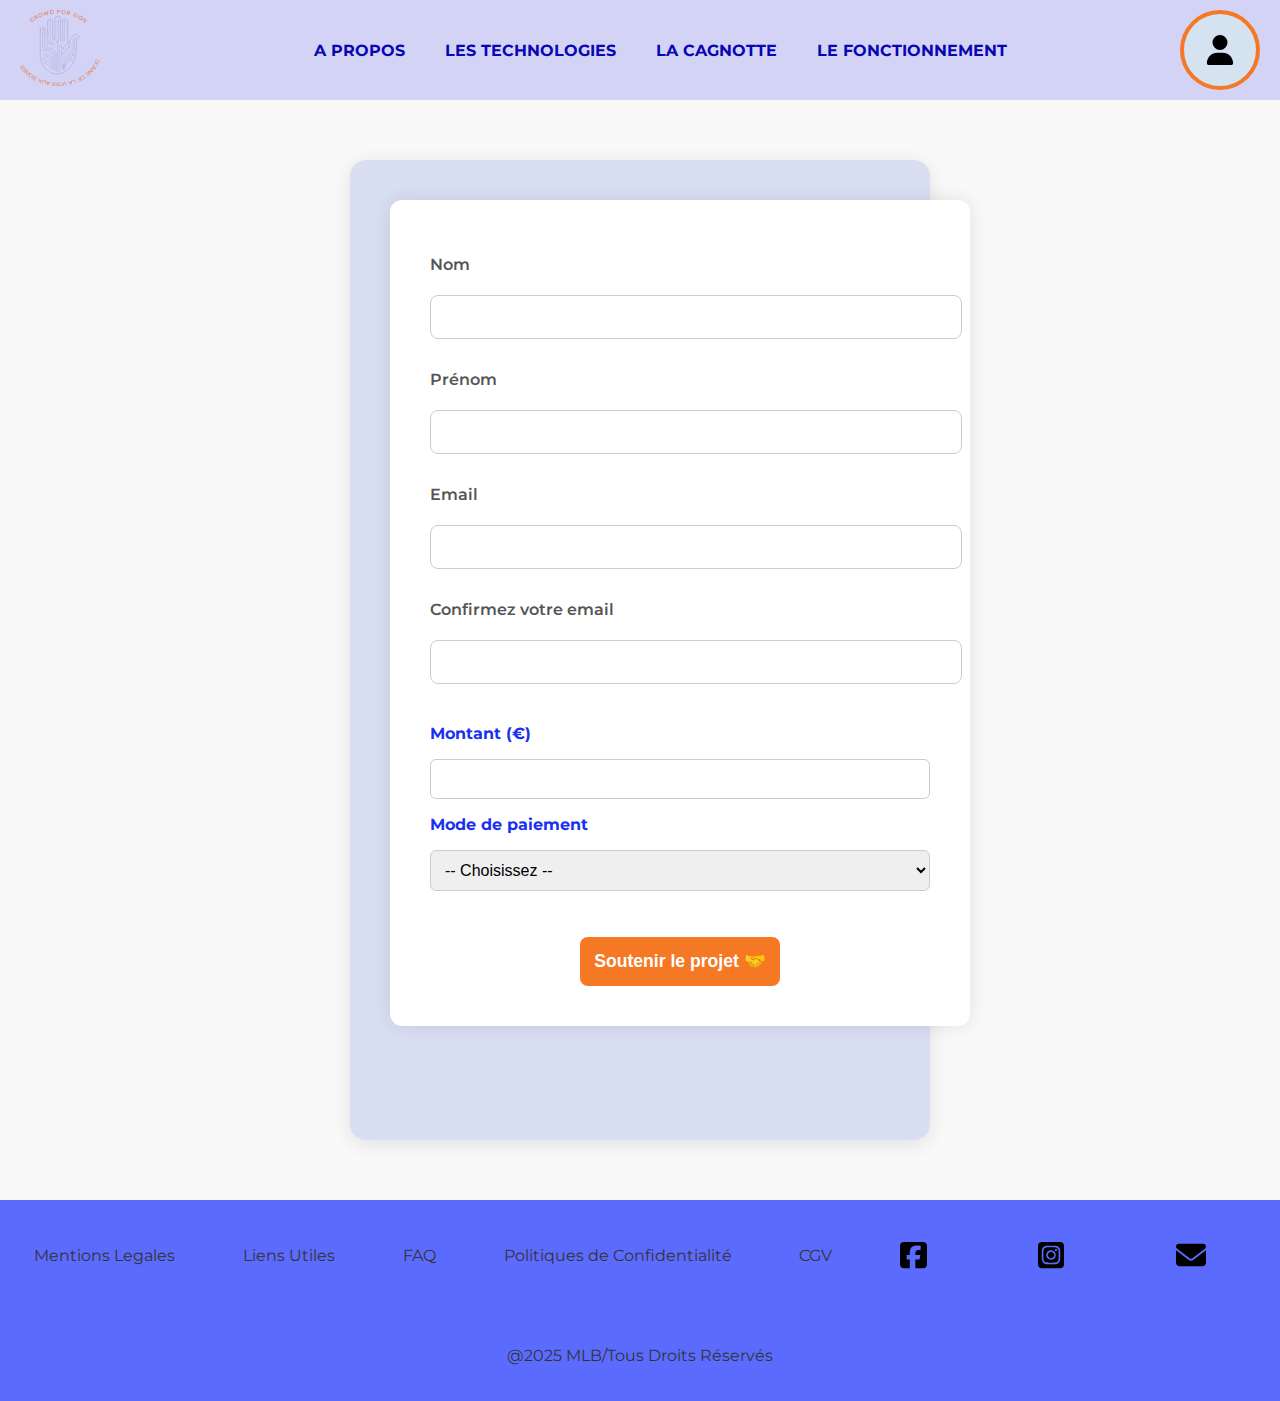
<file: form.html>
<!DOCTYPE html>
<html lang="fr">
<head>
  <meta charset="UTF-8">
  <meta name="viewport" content="width=device-width, initial-scale=1.0">
  <title>Mon Site de Crowdfunding</title>
  <link rel="stylesheet" href="style-index.css">
   <link href="https://fonts.googleapis.com/css2?family=Montserrat:ital,wght@0,100..900;1,100..900&display=swap" rel="stylesheet">

</head>

<body>
  <header>
    <div class="logo-nav">
      <a class="link" href="index.html">
        <img src="assets/logo-bis.svg" alt="Logo du projet">
      </a>
    </div>
    </div>

    <nav class="nav">
     <ul>
            <li><a class="link" href="index.html">A PROPOS</a></li>
            <li><a class="link" href="techno.html">LES TECHNOLOGIES</a></li>
            <li><a class="link" href="cagnotte.html">LA CAGNOTTE</a></li>
            <li><a class="link" href="fonctionnement.html">LE FONCTIONNEMENT</a></li>         
        </ul>
       <button class="burger"><span class="bar"></span>-</button>
    </nav>

    <button class="open-modal-btn">
      <img src="assets/user-solid.svg" alt="Icône utilisateur"> 
    </button>
  </header>
<section id="bloc-form1">
<form class="form-subscribe" action="traitement.php" method="POST">
    
  
    <div class="input-gauche">
      <label for="nom">Nom</label>
      <input type="text" id="nom" name="nom" required>
  
      <label for="prenom">Prénom</label>
      <input type="text" id="prenom" name="prenom" required>
  
      <label for="email">Email</label>
      <input type="email" id="email" name="email" required>
  
      <label for="email-confirm">Confirmez votre email</label>
      <input type="email" id="email-confirm" name="email_confirm" required>

    </div>
  
    <div class="input-droite">
      <label for="montant">Montant (€)</label>
      <input type="number" id="montant" name="montant" min="1" required>
  
      <label for="paiement">Mode de paiement</label>
      <select id="paiement" name="paiement" required>
        <option value="">-- Choisissez --</option>
        <option value="carte">Carte bancaire</option>
        <option value="paypal">PayPal</option>
        <option value="virement">Virement bancaire</option>
      </select>
  
      <button type="submit">Soutenir le projet 🤝</button>
    </div>

  </form>
</section>




<footer>
    <div class="mentions-legales">
        <a class="link" href="mentions-leg.html">Mentions Legales</a>
    </div>

    <div class="liens-utiles">
        <a class="link" href="liens">Liens Utiles</a>
    </div>
    <div class="faq">
        <a class="link" href="faq">FAQ</a>
    </div>

    <div class="confidentialite">
        <a class="link" href="confidentialite.html">Politiques de Confidentialité</a>
    </div>
    <div class="cgv">
        <a class="link" href="cgv.html">CGV</a>
    </div>

    <div class="rs-facebook-bloc">
        <img src="assets/square-facebook-brands.svg" alt="facebook">
        <a href="https://www.facebook.com/" target="_blank"></a>
    </div>

    <div class="rs-insta-bloc">
        <img src="assets/square-instagram-brands.svg" alt="instagram">
        <a href="https://www.instagram.com/" target="_blank"></a>
    </div>

    <div class="contact-line1">
        <img src="assets/envelope-solid.svg" alt="email">
        <a href="mailto:contact@crowdforsign.fr"></a>

    </div>
</div>
    <p>@2025 MLB/Tous Droits Réservés</p>
</footer>


    
</body>
</html>
</file>
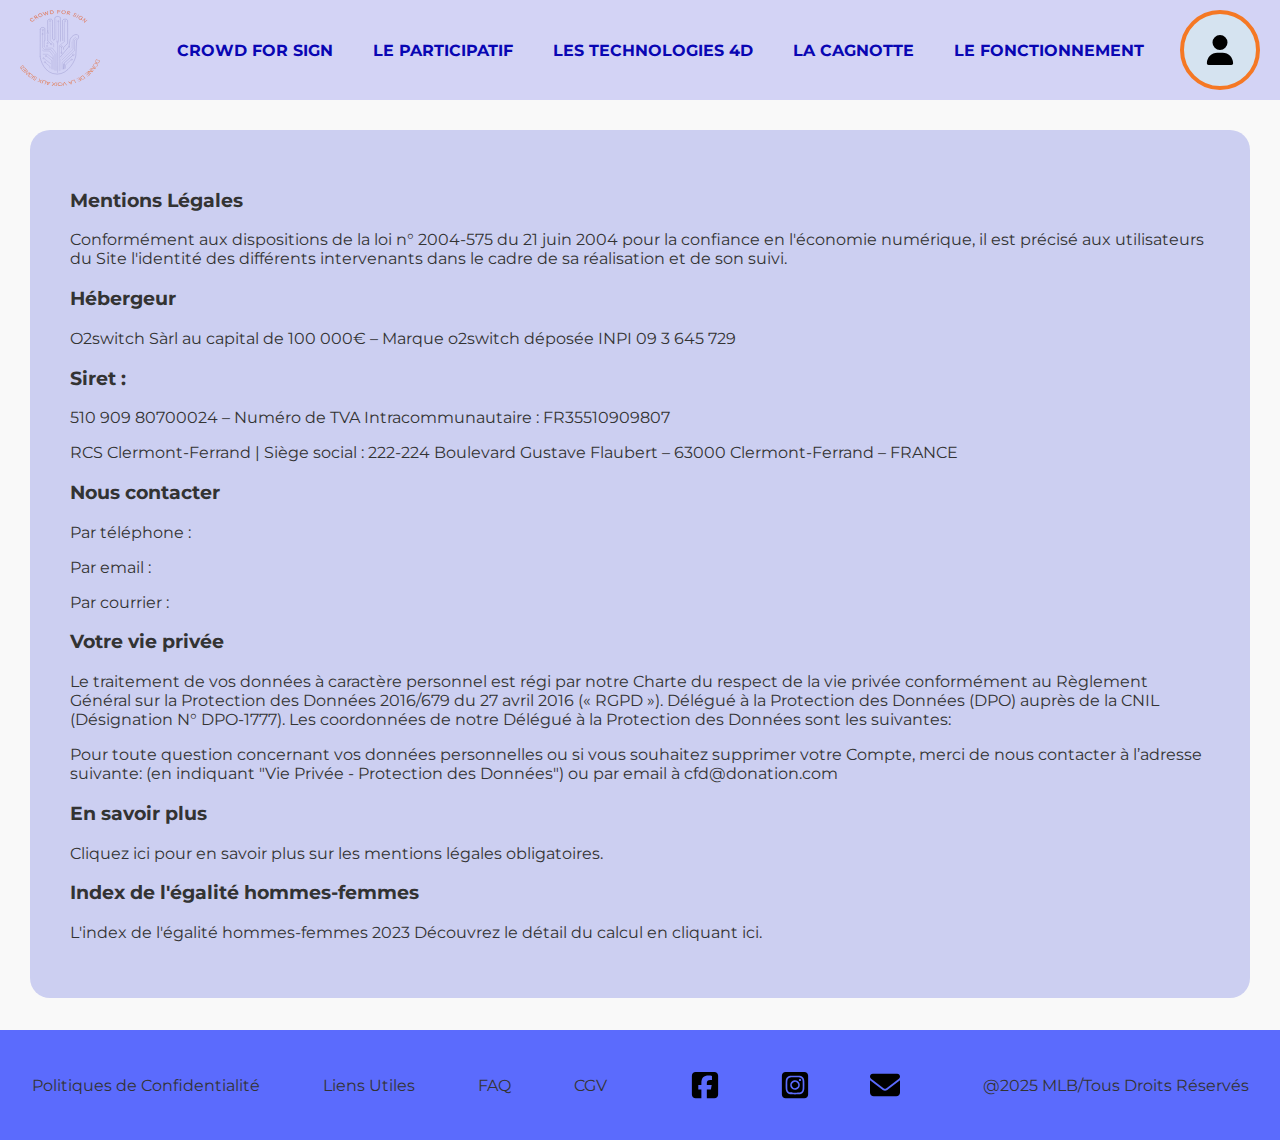
<file: mention-leg.html>
<!DOCTYPE html>
<html lang="en">
<head>
    <meta charset="UTF-8">
    <meta name="viewport" content="width=device-width, initial-scale=1.0">
    <title>Mon Site de Crowdfunding</title>
    <link rel="stylesheet" href="style-index.css">
     <link href="https://fonts.googleapis.com/css2?family=Montserrat:ital,wght@0,100..900;1,100..900&display=swap" rel="stylesheet">


</head>

<body>
   <header>
    <div class="logo-nav">
      <a class="link" href="index.html">
        <img src="assets/logo-bis.svg" alt="Logo du projet">
      </a>
    </div>
    </div>

    <nav class="nav">
     <ul>
            <li><a class="link" href="index.html">CROWD FOR SIGN</a></li>
            <li><a class="link" href="don.html">LE PARTICIPATIF</a></li>
            <li><a class="link" href="techno.html">LES TECHNOLOGIES 4D</a></li>
            <li><a class="link" href="cagnotte.html">LA CAGNOTTE</a></li>
            <li><a class="link" href="fonctionnement.html">LE FONCTIONNEMENT</a></li>         
        </ul>
    </nav>

    <button class="open-modal-btn">
      <img src="assets/user-solid.svg" alt="Icône utilisateur"> 
    </button>
  </header>




<section id="main">

        <section class="mention-leg-bloc">
          <div class="mention-text">
            <h3>Mentions Légales</h3>
    

            <p>Conformément aux dispositions de la loi n° 2004-575 du 21 juin 2004 pour la confiance en l'économie numérique, il est précisé aux utilisateurs du Site l'identité des différents intervenants dans le cadre de sa réalisation et de son suivi.<br>
        
              <h3>Hébergeur</h3> 
              <p>O2switch Sàrl au capital de 100 000€ – Marque o2switch déposée INPI 09 3 645 729</p>
              <h3>Siret : </h3>510 909 80700024 – Numéro de TVA Intracommunautaire : FR35510909807 
              
              <p>RCS Clermont-Ferrand | Siège social : 222-224 Boulevard Gustave Flaubert – 63000 Clermont-Ferrand – FRANCE</p>
              
              
           <h3>Nous contacter</h3> 
              <p>Par téléphone : </p>
              <p></p>Par email :</p>
              <p>Par courrier :</p>
              
              <h3>Votre vie privée</h3>
              <p></p>Le traitement de vos données à caractère personnel est régi par notre Charte du respect de la vie privée conformément au Règlement Général sur la Protection des Données 2016/679 du 27 avril 2016 (« RGPD »).  Délégué à la Protection des Données (DPO) auprès de la CNIL (Désignation N° DPO-1777). Les coordonnées de notre Délégué à la Protection des Données sont les suivantes:</p>
              
              
              <p>Pour toute question concernant vos données personnelles ou si vous souhaitez supprimer votre Compte, merci de nous contacter à l’adresse suivante: (en indiquant "Vie Privée - Protection des Données") ou par email à cfd@donation.com</p>
              
              <h3>En savoir plus</h3>
             <p>Cliquez ici pour en savoir plus sur les mentions légales obligatoires.</p>
              
              <h3>Index de l'égalité hommes-femmes</h3>
              <p>L'index de l'égalité hommes-femmes 2023  Découvrez le détail du calcul en cliquant ici.</p>
          </div>
        </section>
      </section>
       
    
<footer>

<div class="confidentialite">
    <a class="link" href="confidentialite.html">Politiques de Confidentialité</a>
</div>
    <div class="liens-utiles">
        <a class="link" href="liens">Liens Utiles</a>
    </div>
    <div class="faq">
        <a class="link" href="faq">FAQ</a>
    </div>

    <div class="cgv">
        <a class="link" href="cgv.html">CGV</a>
    </div>


    <div class="social-media">
    <div class="rs-facebook-bloc">
        <a href="https://www.facebook.com/" target="_blank">
          <img src="assets/square-facebook-brands.svg" alt="Facebook">
        </a>
      </div>


<div class="rs-insta-bloc">
    
    <a href="https://www.instagram.com/" target="_blank">
    <img src="assets/square-instagram-brands.svg" alt="instagram"></a>
</div>

<div class="contact-line1">
    <a href="mailto:contact@crowdforsign.fr" target="_blank">
      <img src="assets/envelope-solid.svg" alt="email">
    </a>
  </div>
</div>

 <p>@2025 MLB/Tous Droits Réservés</p>
</footer>

</body>
</html>
</file>
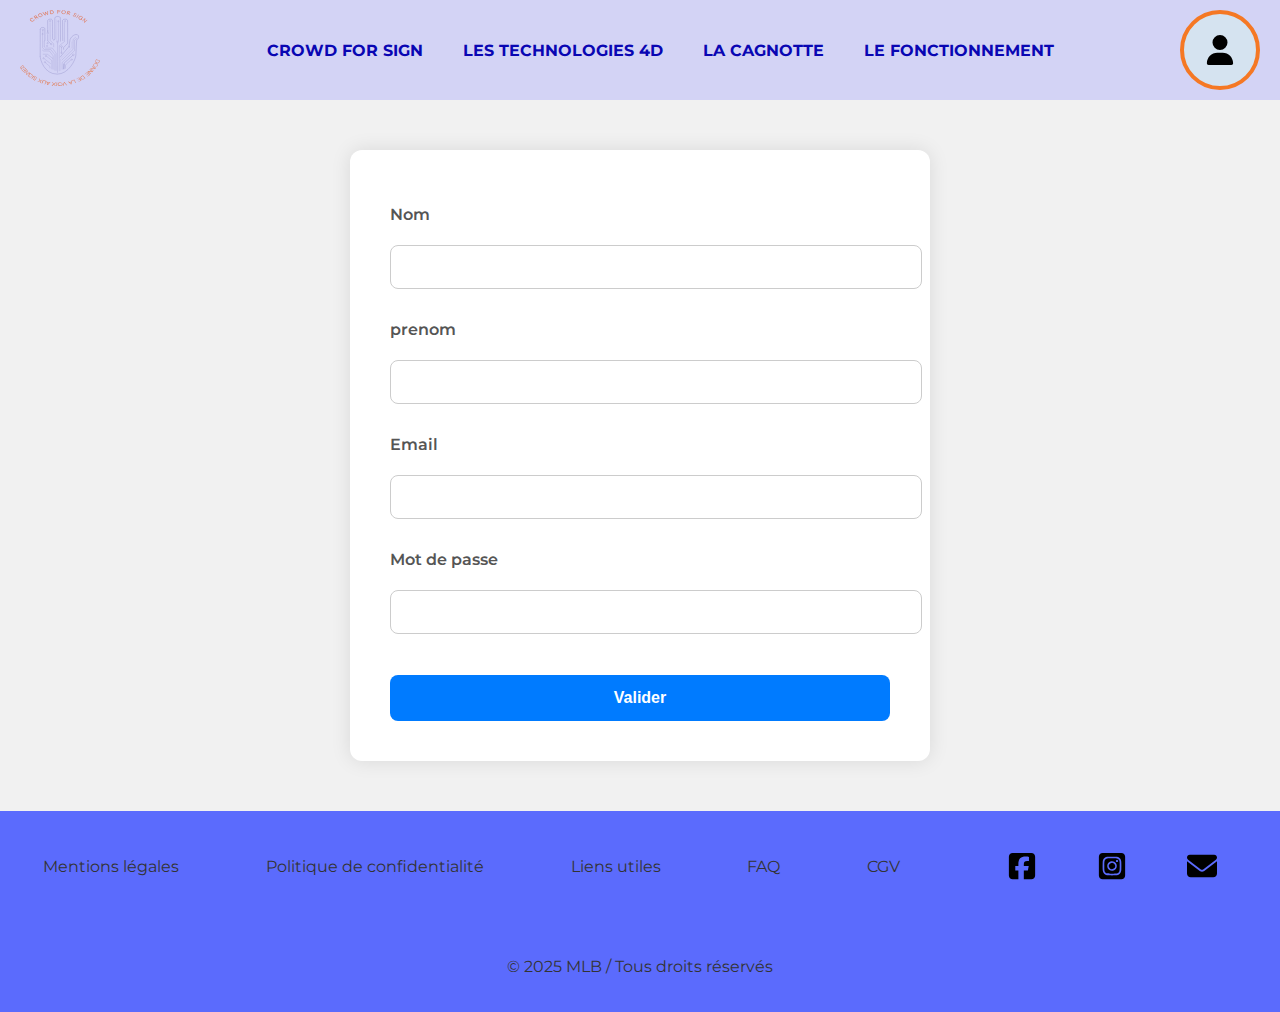
<file: register.html>
<!DOCTYPE html>
<html lang="en">
<head>
   <meta charset="UTF-8">
  <meta name="viewport" content="width=device-width, initial-scale=1.0">
  <title>Mon Site de Crowdfunding</title>
  <link rel="stylesheet" href="style-index.css">
 <link href="https://fonts.googleapis.com/css2?family=Montserrat:ital,wght@0,100..900;1,100..900&display=swap" rel="stylesheet">

</head>

<body>
  <header>
    <div class="logo-nav">
      <a class="link" href="index.html">
        <img src="assets/logo-bis.svg" alt="Logo du projet">
      </a>
    </div>
    </div>

    <nav class="nav">
     <ul>
            <li><a class="link" href="index.html">CROWD FOR SIGN</a></li>
            <li><a class="link" href="techno.html">LES TECHNOLOGIES 4D</a></li>
            <li><a class="link" href="cagnotte.html">LA CAGNOTTE</a></li>
            <li><a class="link" href="fonctionnement.html">LE FONCTIONNEMENT</a></li>         
        </ul>
    </nav>
      <button class="open-modal-btn">
  <img src="assets/user-solid.svg" alt="Icône utilisateur">
</button>
  </header>


<body>

    <section id="form-user-bloc">
  <form class="form-subscribe" action="traitement.php" method="POST">
    <div class="input-gauche">
      <label for="nom">Nom</label>
      <input type="text" id="nom" name="nom" required>
      <label for="prenom">prenom</label>
      <input type="text" id="prenom" name="prenom" required>
      
      <label for="email">Email</label>
      <input type="email" id="email" name="email" required>
      <label for="password">Mot de passe</label>
      <input type="password" id="password" name="password" required>
      
      <button class="modal-close-btn" type="submit">Valider</button>
    </div>
  </form>
</section>
    
</body>
<footer>
    <div class="mentions-legales">
      <a class="link" href="mention-leg.html">Mentions légales</a>
    </div>
    <div class="confidentialite">
      <a class="link" href="confidentialite.html">Politique de confidentialité</a>
    </div>
    <div class="liens-utiles">
      <a class="link" href="liens.html">Liens utiles</a>
    </div>
    <div class="faq">
      <a class="link" href="faq.html">FAQ</a>
    </div>
    <div class="cgv">
      <a class="link" href="cgv.html">CGV</a>
    </div>

    <div class="social-media">
      <div class="rs-facebook-bloc">
        <a href="https://www.facebook.com/" target="_blank">
          <img src="assets/square-facebook-brands.svg" alt="Facebook"></a>
      </div>

      <div class="rs-insta-bloc">
        <a href="https://www.instagram.com/" target="_blank">
          <img src="assets/square-instagram-brands.svg" alt="Instagram"></a>
      </div>

      <div class="contact-line1">
        <a href="mailto:contact@crowdforsign.fr">
          <img src="assets/envelope-solid.svg" alt="Email"></a>
      </div>
    </div>

    <p>&copy; 2025 MLB / Tous droits réservés</p>
  </footer>
</html>
</file>
<file: style-cagnotte.css>
#bloc-call-to-action {
    width: 100%; 
    position: relative;
    justify-content: center;
    overflow: hidden;
    display: inline-block; 
  }

  .bloc-call-to-action img {
    width: 100%;
    height: 300px;
    object-fit: cover;
    display: block;
    opacity: 0.8; 
    
  }
.titre-texte {
  text-align: center;
  margin: 2rem auto;
  max-width: 800px;

}

.titre-texte h2 {
  font-size: 2rem;
  color: #101cc5;
}
.grid-cards2 {
  display: flex;
  flex-wrap: wrap;
  justify-content: center;
  gap: 2rem;
  padding: 2rem;
  max-width: 1200px;
  margin: auto;
}

.card2 {
  background-color: #ffffff;
  border-radius: 12px;
  box-shadow: 0 4px 20px rgba(0, 0, 0, 0.1);
  overflow: hidden;
  width: 300px;
  transition: transform 0.3s ease, box-shadow 0.3s ease;
  display: flex;
  flex-direction: column;
  align-items: center;
}

.card2:hover {
  transform: translateY(-10px);
  box-shadow: 0 8px 30px rgba(0, 0, 0, 0.15);
}

.card2 img {
  width: 100%;
  height: 200px;
  object-fit: cover;
}

.card-text2, .card-tex2 {
  padding: 1rem;
  text-align: center;
}

.card-text2 h2, .card-tex2 h2 {
  font-size: 1.3rem;
  margin-bottom: 0.5rem;
  color: #333;
}

.card-text2 p, .card-tex2 p {
  font-size: 0.95rem;
  color: #555;
  line-height: 1.4;
}
.burger {
    display: none;
}
</file>
<file: style-index.css>
@import url("https://fonts.googleapis.com/css2?family=Montserrat:ital,wght@0,100..900;1,100..900&display=swap");
body {
  margin: 0;
  font-family: 'Montserrat', sans-serif;
  color: rgb(19, 19, 117);
}
header {
    background: rgb(211, 211, 245);
    margin: 0;
    padding: 0 20px;
    display: flex;
    justify-content: space-between;
    align-items: center;
    height: 100px;
   }
   #main {
    min-height: 100vh;
   }
.logo-nav img {
    width: 80px;
}
.nav {
    display: flex;
    justify-content: center; 
   
}
.nav ul {
  display: flex;
  flex-direction: row;
  gap: 40px;

}
.nav li {
    list-style: none;
    margin: 0;
    padding: 0;
    font-weight: bold;
}
  nav .link {
    text-decoration: none;
    color: #0906b3;
  }
  nav a:hover {
    color: #d8ec20;
    cursor: pointer;
    text-decoration: none;
}
 .open-modal-btn {
  height: 80px;
  width: 80px;
  background-color: #d5e3f0;
  border: 4px solid #f57824;
  border-radius: 100px;
  display: flex;
  align-items: center;
  justify-content: center;
}
.open-modal-btn img {
  width: 30px;
  height: 30px;
}
.modal {
  display: none; 
  position: fixed;
  z-index: 1000;
  left: 0;
  top: 0;
  width: 90%;
  height: 100%;
  background-color: rgba(0, 0, 0, 0.5); 
  justify-content: center;
  align-items: center;
}

/* Contenu de la modale */
.modal-content {
  background: #e0f7fa; 
  padding: 30px 40px;
  border-radius: 12px;
  width: 100%;
  max-width: 500px;
  box-shadow: 0 10px 25px rgba(0, 0, 0, 0.2);
  position: relative;
  animation: fadeIn 0.3s ease-in-out;
}

.modal-content h2 {
  margin-top: 0;
  color: #0077b6; 
  text-align: center;
}

/* Champ de formulaire */
.modal-content label {
  display: block;
  margin: 15px 0 5px;
  font-weight: 600;
  color: #333;
}

.modal-content input {
  width: 100%;
  padding: 5px;
  border: 1px solid #ccc;
  border-radius: 8px;
  font-size: 15px;
  outline: none;
  transition: border-color 0.3s ease;
}

.modal-content input:focus {
  border-color: #0077b6;
}

.modal-content button[type="submit"] {
  width: 100%;
  margin-top: 20px;
  background-color: #ffb74d; 
  color: white;
  font-weight: bold;
  padding: 12px;
  border: none;
  border-radius: 8px;
  font-size: 16px;
  cursor: pointer;
  transition: background-color 0.3s ease;
}

.modal-content button[type="submit"]:hover {
  background-color: #ffa726; 
}
/* Animation d'apparition */
@keyframes fadeIn {
  from {
    opacity: 0;
    transform: scale(0.9);
  }
  to {
    opacity: 1;
    transform: scale(1);
  }
}
.header_burger {
  display: none;
}

.header_burger svg {
  stroke: #5b6bfd;
  width: 20px;
  height: 20px;
}


  .nav-link {
    display: none;
    flex-direction: column;
    position: absolute;
    text-decoration: none;
    padding: 0;
  }
  nav a:hover {
    color: #d8ec20;
    cursor: pointer;
    text-decoration: none;
}



/*progression */

.progression {
  width: 90%;
  margin: 40px auto;
}

.progress_barre .labels {
  display: flex;
  justify-content: space-between;
  font-weight: bold;
  margin-bottom: 8px;
}

.barre-outer {
  width: 100%;
  height: 20px;
  background-color: #eee;
  border-radius: 10px;
  overflow: hidden;
}

.barre-inner {
  height: 100%;
  background-color: #faad1d;
  width: 0;
}
.bloc-principal {
    position: relative;
      width: 100%;
    }
 
    .bloc-principal img {
    width: 100%;
      height: 500px;
      object-fit:cover;
      display: block;
    
    }
  .bloc-principal h2 {
   position: relative;
  font-size: 2em;
  background: linear-gradient(90deg, #063ccf, #f3a108, #fff);
  background-size: 200% auto;
  color: #000;
  background-clip: text;
  -webkit-background-clip: text;
  -webkit-text-fill-color: transparent;
  animation: shine 2s linear infinite;
}

@keyframes shine {
  to {
    background-position: 200% center;
  }
}
    .text-bloc {
      position: absolute;
      top: 50%;
     left: 50%;
     transform: translate(-50%, -50%);
      color: white;
      font-size: 15px;
     padding: 20px 40px;
      border-radius: 10px;
      text-align: center;
    }
    .text-bloc p{
      font-size: 25px;
        color: white;
    }
    .text-bloc h2{
      font-size: 25px;
        color: white;
    }
 .box-btn {
  display: flex;
  justify-content: center;
  margin-top: 2rem;
}

.button {
  background-color: #f7941d; 
  color: white;
  padding: 1rem 2rem;
  font-size: 1.2rem;
  font-weight: bold;
  text-decoration: none;
  border: none;
  border-radius: 8px;
  transition: background-color 0.3s ease, transform 0.2s ease;
  box-shadow: 0 4px 12px rgba(0, 0, 0, 0.15);
  cursor: pointer;
  display: inline-block;
}

.button:hover {
  background-color: #e67e00; 
  transform: scale(1.05);
}
.bloc-principal h2 {
  font-size: 30px;
  color: rgb(247, 102, 6);
}

.modal {
  display: none;
  position: fixed;
  top: 0; left: 0;
  width: 100%; height: 100%;
  background: rgba(0, 0, 0, 0.6);
  justify-content: center;
  align-items: center;
  z-index: 1000;
}

/* Contenu de la modale */
.modal-content {
  background: #fff;
  padding: 20px;
  border-radius: 8px;
  width: 300px;
  position: relative;
}

/* Bouton de fermeture */
.close-btn {
  position: absolute;
  top: 10px; right: 15px;
  font-size: 24px;
  cursor: pointer;
}
.burger {
    display: none;
}


.text-bloc{
  color: #2c0303;
  font-size: 3em;
  text-align: center;
  padding: 20px 40px;

}
/** form.html */
#bloc-form1 {
    flex: 1;
    max-width: 500px;
    min-height: 100vh;
    margin: 60px auto;
    padding: 40px;
    background-color: #d9dff3;
    border-radius: 16px;
    box-shadow: 0 4px 20px rgba(0,0,0,0.1);
    color: #1a30f1;
  }
  
  .form-subscribe {
    display: flex;
    flex-wrap: wrap;
    gap: 40px;
  }
   .input-gauche,
  .input-droite {
    flex: 1;
    min-width: 250px;
    display: flex;
    flex-direction: column;
    gap: 16px;
  }
  
  .form-subscribe label {
    font-weight: bold;
  }
  
  .form-subscribe input,
  .form-subscribe select {
    padding: 10px;
    border-radius: 6px;
    border: 1px solid #ccc;
    font-size: 1em;
  }
  .form-subscribe button {
    margin-top: 30px;
    background-color: #f57824;
    color: white;
    padding: 14px;
    font-size: 1.1em;
    font-weight: bold;
    border: none;
    border-radius: 8px;
    cursor: pointer;
    transition: background-color 0.3s ease;
    align-self: center;
  }
  
  .form-subscribe button:hover {
    background-color: #e26518;
  }
  body {
  font-family: 'Montserrat', sans-serif;
  background: #f9f9f9;
  margin: 0;
  padding: 0;
  color: #333;
}

#form-user-bloc {
  display: flex;
  justify-content: center;
  align-items: center;
  padding: 50px 20px;
  background-color: #f1f1f1;
}

.form-subscribe {
  background-color: #ffffff;
  padding: 40px;
  border-radius: 12px;
  box-shadow: 0 0 20px rgba(0, 0, 0, 0.1);
  max-width: 500px;
  width: 100%;
}

.input-gauche label {
  display: block;
  margin-top: 15px;
  margin-bottom: 5px;
  font-weight: 600;
  color: #555;
}

.input-gauche input {
  width: 100%;
  padding: 12px 15px;
  border: 1px solid #ccc;
  border-radius: 8px;
  outline: none;
  transition: border-color 0.3s ease;
  font-size: 16px;
}

.input-gauche input:focus {
  border-color: #007BFF;
}

button.modal-close-btn {
  margin-top: 25px;
  width: 100%;
  padding: 14px;
  background-color: #007BFF;
  color: white;
  border: none;
  border-radius: 8px;
  font-size: 16px;
  font-weight: bold;
  cursor: pointer;
  transition: background-color 0.3s ease;
}

button.modal-close-btn:hover {
  background-color: #0056b3;
}

.bloc2 {
  display: flex;
  align-items: center;
  justify-content: center;
  gap: 2rem;
  padding: 2rem;
  max-width: 1200px;
  margin: 0 auto;
  flex-wrap: wrap; /* Pour gérer le responsive */
  background-color: #f9f9f9;
  border-radius: 12px;
}

/* Bloc vidéo */
.video-card {
  flex: 1 1 500px; 
  max-width: 600px;
}

.video-wrapper {
  position: relative;
  width: 100%;
  padding-bottom: 56.25%; /* Ratio 16:9 */
  height: 0;
  overflow: hidden;
  border-radius: 10px;
  box-shadow: 0 8px 20px rgba(0, 0, 0, 0.1);
}

.video-wrapper iframe {
  position: absolute;
  top: 0;
  left: 0;
  width: 100%;
  height: 100%;
  border: none;
}

/* Bloc texte */
.bloc-droite {
  flex: 1 1 300px;
  max-width: 500px;
  padding: 1rem;
  background-color: #ffffff;
  border-radius: 10px;
  box-shadow: 0 4px 12px rgba(0, 0, 0, 0.1);
}


.bloc-droite h2 {
  position: relative;
  font-size: 2em;
  background: linear-gradient(90deg, #fff, #00f7ff, #fff);
  background-size: 200% auto;
  color: #000;
  background-clip: text;
  -webkit-background-clip: text;
  -webkit-text-fill-color: transparent;
  animation: shine 2s linear infinite;
}

@keyframes shine {
  to {
    background-position: 200% center;
  }
}

.bloc-droite p {
  font-size: 1rem;
  line-height: 1.6;
  color: #555;
}
/*.grid-cards{
  display: grid;
  justify-content: center;
  grid-template-columns: repeat(3, 1fr);
  grid-column-gap:50px ;

}
.card img {
  border-radius: 35px;
      width: 100%;
  height: 300px;
}
.card{
  background-color: rgb(244, 240, 250);
  border-radius: 35px;
  box-shadow: 0px 5px 10px rgb(76, 129, 243);
  transform: translateY(-10px);
}

.card-texte{
  padding: 25px;
}

.card-texte h2{
  font-size: 25px;
  font-family: "Montserrat", sans-serif;
}
.card-texte p{
  font-size: 20px;
}
iframe{
  width: 500px;
  height: 400px;
  border-radius: 15px;
}

.grid-cards{
  padding: 85px;
}
.bloc-droite p{
  font-size: 20px;
}
.bloc-droite h2{
  font-size: 25px;
  font-family: "Montserrat", sans-serif;
}
.bloc-droite{
     background-color: white;
    padding: 25px;
    border-radius: 15px
}*/
.grid-cards {
  display: flex;
  flex-wrap: wrap;
  justify-content: center;
  gap: 2rem;
  padding: 2rem;
  max-width: 95vw;
  margin: 0 auto;
}

.card {
  background-color: #ffffff;
  border-radius: 12px;
  box-shadow: 0 8px 20px rgba(0, 0, 0, 0.1);
  overflow: hidden;
  width: 100%;
  max-width: 400px;
  transition: transform 0.3s ease, box-shadow 0.3s ease;
}

.card:hover {
  transform: translateY(-8px);
  box-shadow: 0 12px 24px rgba(0, 0, 0, 0.2);
}
.card img {
  width: 100%;
  height: 220px; 
  object-fit: fill; 
  display: block;
}

.card-texte {
  padding: 1.5rem;
}

.card-texte h2 {
  margin-bottom: 0.75rem;
  color: #007BFF;
  font-size: 1.4rem;
}

.card-texte p {
  margin-bottom: 0.5rem;
  font-size: 1rem;
  color: #555;
}

.politique-de-confidentialite, 
.mention-leg-bloc,
.cgv-bloc {
  margin: 30px;
 padding: 40px;
  background-color: #cccff1;
  display: flex;
  justify-content: center;
  border-radius: 20px;

}
.obligations-text h2, 
.cgv-text h3 {
  display: flex;
}

footer {
  background-color: #5b6bfd;
  display: flex;
  justify-content: space-around;
  align-items: center;
  flex-direction: row;
  padding: 20px;
  gap: 40px;
  flex-wrap: wrap;
}

.social-media {
  display: flex;
  flex-direction: row;
  gap: 20px;
  align-items: center;
  justify-content: center;
  
}


.rs-facebook-bloc, 
.rs-insta-bloc, 
.contact-line1 {
  display: flex;
  flex-direction: row;
  gap: 20px;
  width: 70px;
  height: 70px;
  justify-content: center;
  align-items: center;
  color: #d8ec20;
  text-decoration: none;
  cursor: pointer;
}

.rs-facebook-bloc:hover, 
.rs-insta-bloc:hover, 
.contact-line1 a:hover {
  color: #d8ec20;
  text-decoration: none;
}

.rs-facebook-bloc img,
.rs-insta-bloc img,
.contact-line1 img,
a {
  height: 30px;
  width: 30px;
  font-size: medium;
  color: #333;
  text-decoration: none;
}
/*responsive */

 @media screen and (max-width: 768px) {
  .nav ul {
    display: none;
  }

  .header_burger {
    display: block;
    cursor: pointer;
    margin-top: 10px;
  }

  .bloc-principal {
    flex-direction: column;
    text-align: center;
  }

  .bloc2 {
    flex-direction: column;
    text-align: center;
  }

  .text-bloc, .bloc-droite {
    text-align: center;
  }

  .modal-content {
    width: 90%;
  }
}
</file>
<file: style-don.css>
.bloc-principal {
  display: flex;
    align-items: center;
  justify-content: center;
  max-width: 90%;
  margin: 60px auto;
  gap: 40px;
  padding: 40px;
}
.bloc-principal img {
    opacity: .8;
}
.cards-container {
  max-width: 95%;
  margin: 60px auto;
  display: flex;
  flex-direction: column;
  gap: 40px;
}

.card-horizontal {
  display: flex;
  align-items: stretch;
  background-color: #fff;
  border-radius: 12px;
  box-shadow: 0 4px 20px rgba(0,0,0,0.08);
  overflow: hidden;
  transition: transform 0.3s ease, box-shadow 0.3s ease;
}

.card-horizontal:hover {
  transform: translateY(-4px);
  box-shadow: 0 8px 24px rgba(0,0,0,0.15);
}

.card-img {
  flex: 0 0 200px; /* largeur fixe plus petite */
  max-width: 200px;
  max-height: 200px;
  overflow: hidden;
  display: flex;
  align-items: center;
  justify-content: center;
}

.card-img img {
  width: 100%;
  height: auto;
  object-fit: cover;
  border-radius: 8px;
}
.card-content {
  flex: 1 1 60%;
  padding: 30px;
  display: flex;
  flex-direction: column;
  justify-content: center;
}

.card-content h2 {
  font-size: 1.8rem;
  color: #333;
  margin-bottom: 15px;
}

.card-content p {
  font-size: 1.05rem;
  color: #555;
  line-height: 1.6;
}
/* Centrer le carousel dans la page */
.carousel {
  margin: 40px auto;
  max-width: 700px;
  border-radius: 12px;
  overflow: hidden;
  box-shadow: 0 4px 12px rgba(0,0,0,0.1);
}

/* Taille uniforme des images */
.carousel-inner img {
  width: 100%;
  height: 400px;
  object-fit: cover;
}

/* Boutons de navigation stylés */
.carousel-control-prev-icon,
.carousel-control-next-icon {
  background-color: rgba(0, 0, 0, 0.5);
  border-radius: 50%;
  padding: 10px;
}

/* Indicateurs */
.carousel-indicators button {
  background-color: #555;
  width: 12px;
  height: 12px;
  border-radius: 50%;
}
.carousel-indicators .active {
  background-color: #000;
}
.derniere-bloc {
  max-width: 90%;
  margin: 60px auto;
  display: flex;
  justify-content: center;
  align-items: center;
  gap: 40px;
  flex-wrap: wrap;
}

.card-gauche {
  display: flex;
  align-items: center;
  justify-content: center;
  gap: 30px;
  flex-wrap: wrap;
}

.card-imgage {
  flex: 0 0 200px;
  max-width: 200px;
}

.card-imgage img {
  width: 100%;
  height: auto;
  object-fit: cover;
  border-radius: 8px;
}

.card-texte-explication  {
  flex: 1 1 300px;
  max-width: 500px;
  text-align: center;

}
</file>
<file: style-fonctionnement.css>
.bloc-principal img {
  opacity: .6;
}
.grid-cards {
  display: flex;
  flex-wrap: wrap;
  justify-content: center;
  gap: 2rem;
  padding: 4rem 1rem;
  background-color: #f5f5fb;
}
/*les caretes du grid*/
.card {
  background: #fff;
  border-radius: 12px;
  overflow: hidden;
  box-shadow: 0 6px 20px rgba(0, 0, 0, 0.1);
  max-width: 350px;
  width: 100%;
  transition: transform 0.3s ease, box-shadow 0.3s ease;
}

.card:hover {
  transform: translateY(-8px);
  box-shadow: 0 12px 32px rgba(0, 0, 0, 0.15);
}

.card img {
  width: 100%;
  height: 200px;
  object-fit: cover;
}
.card-text {
  padding: 1.5rem;
  text-align: center;
}

.card-text h2 {
  font-size: 1.5rem;
  margin-bottom: 0.75rem;
  color: #333;
}

.card-text p {
  font-size: 1rem;
  line-height: 1.6;
  color: #666;
}

/*bloc contenu4*/
.contenu4-wrapper {
  height: 100vh;
  display: flex;
  justify-content: center;
  align-items: center;
  background: #f5f5f5;
  padding: 20px;
  box-sizing: border-box;
}

.contenu4 {
  width: 95%;
  max-width: 1200px;
  background-color: white;
  border-radius: 20px;
  padding: 40px;
  box-shadow: 0 8px 24px rgba(0, 0, 0, 0.1);
  text-align: center;
  animation: fadeInUp 0.8s ease both;
  transition: transform 0.3s ease, box-shadow 0.3s ease;
}

.contenu4 img {
  max-width: 100%;
  height: auto;
  margin-bottom: 30px;
  border-radius: 16px;
}

/* Texte */
.association-text h2 {
  font-size: 2rem;
  margin-bottom: 20px;
  color: #034f8d;
  font-weight: 700;
}

.association-text p {
  font-size: 1.1rem;
  line-height: 1.6;
  color: #495057;
  margin-bottom: 15px;
}
/* Animation
@keyframes fadeInUp {
  from {
    opacity: 0;
    transform: translateY(30px);
  }
  to {
    opacity: 1;
    transform: translateY(0);
}
}
.contenu4:hover {
  transform: translateY(-50px);
  box-shadow: 0 16px 32px rgba(0, 0, 0, 0.2);
}*/
</file>
